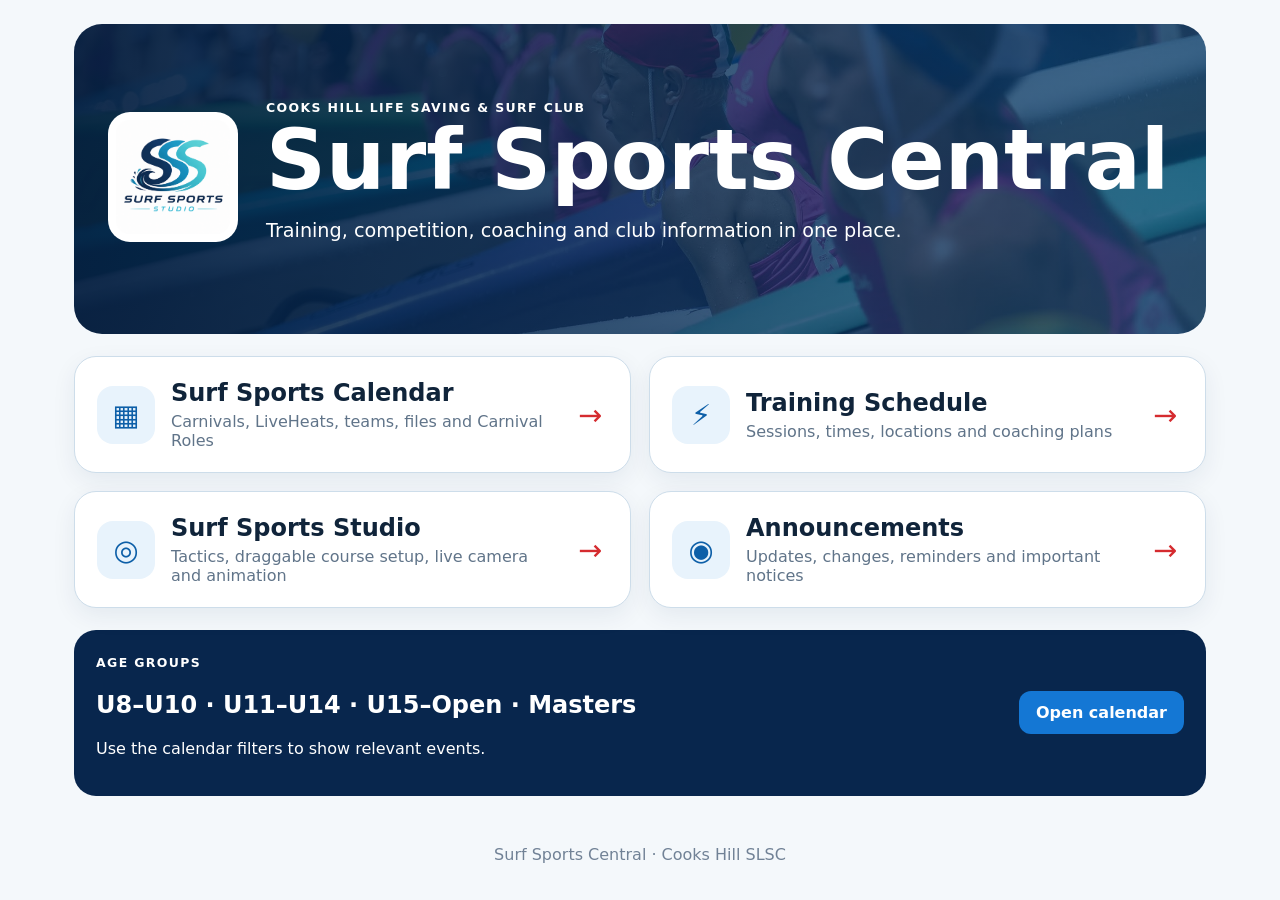
<file: index.html>
<!doctype html><html><head><meta charset="utf-8"><meta name="viewport" content="width=device-width,initial-scale=1,viewport-fit=cover"><title>Surf Sports Central</title><link rel="stylesheet" href="central.css"></head><body><main class="central-shell"><header class="central-hero"><div class="club-mark"><img src="assets/surf-sports-studio-logo.png" alt="Surf Sports Studio"></div><div class="hero-copy"><span class="kicker">COOKS HILL LIFE SAVING & SURF CLUB</span><h1>Surf Sports Central</h1><p>Training, competition, coaching and club information in one place.</p></div></header><section class="quick-links"><a class="home-card" href="calendar.html"><div class="card-icon">▦</div><div><h2>Surf Sports Calendar</h2><p>Carnivals, LiveHeats, teams, files and Carnival Roles</p></div><span class="arrow">→</span></a><a class="home-card" href="weekly-training.html"><div class="card-icon">⚡</div><div><h2>Training Schedule</h2><p>Sessions, times, locations and coaching plans</p></div><span class="arrow">→</span></a><a class="home-card" href="studio.html"><div class="card-icon">◎</div><div><h2>Surf Sports Studio</h2><p>Tactics, draggable course setup, live camera and animation</p></div><span class="arrow">→</span></a><a class="home-card" href="announcements.html"><div class="card-icon">◉</div><div><h2>Announcements</h2><p>Updates, changes, reminders and important notices</p></div><span class="arrow">→</span></a></section><section class="next-up-panel"><div><span class="kicker">AGE GROUPS</span><h2>U8–U10 · U11–U14 · U15–Open · Masters</h2><p>Use the calendar filters to show relevant events.</p></div><a class="primary-link" href="calendar.html">Open calendar</a></section></main><footer>Surf Sports Central · Cooks Hill SLSC</footer></body></html>
</file>
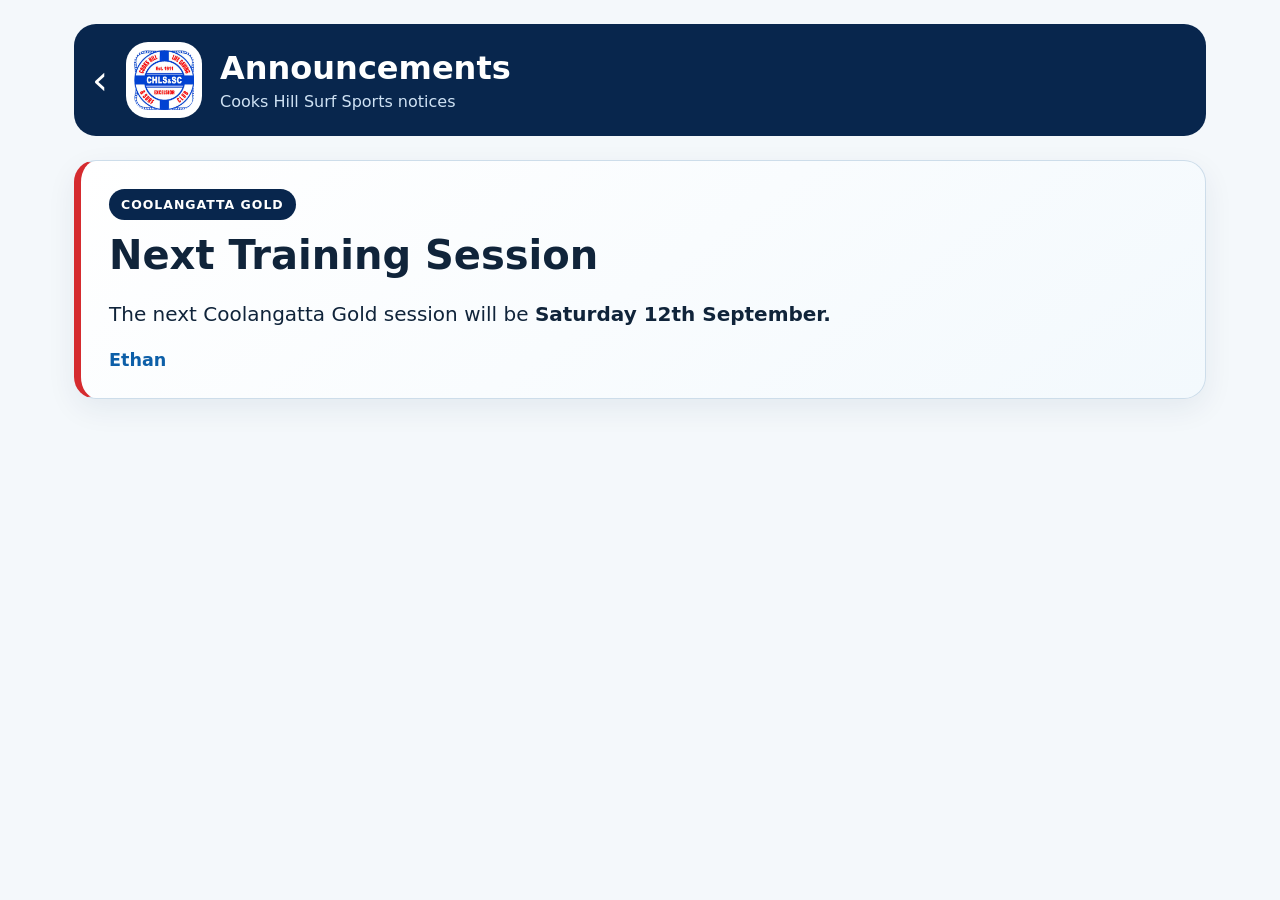
<file: announcements.html>
<!doctype html><html><head><meta charset="utf-8"><meta name="viewport" content="width=device-width,initial-scale=1"><title>Announcements</title><link rel="stylesheet" href="central.css"></head><body><main class="page-shell"><header class="subhead"><a class="back-link" href="index.html">‹</a><img src="assets/cooks-hill-logo.jpg" alt="Cooks Hill SLSC"><div><h1>Announcements</h1><p>Cooks Hill Surf Sports notices</p></div></header><section class="announcement-feature"><div class="announcement-badge">COOLANGATTA GOLD</div><h2>Next Training Session</h2><p>The next Coolangatta Gold session will be <strong>Saturday 12th September.</strong></p><div class="announcement-author">Ethan</div></section></main></body></html>
</file>
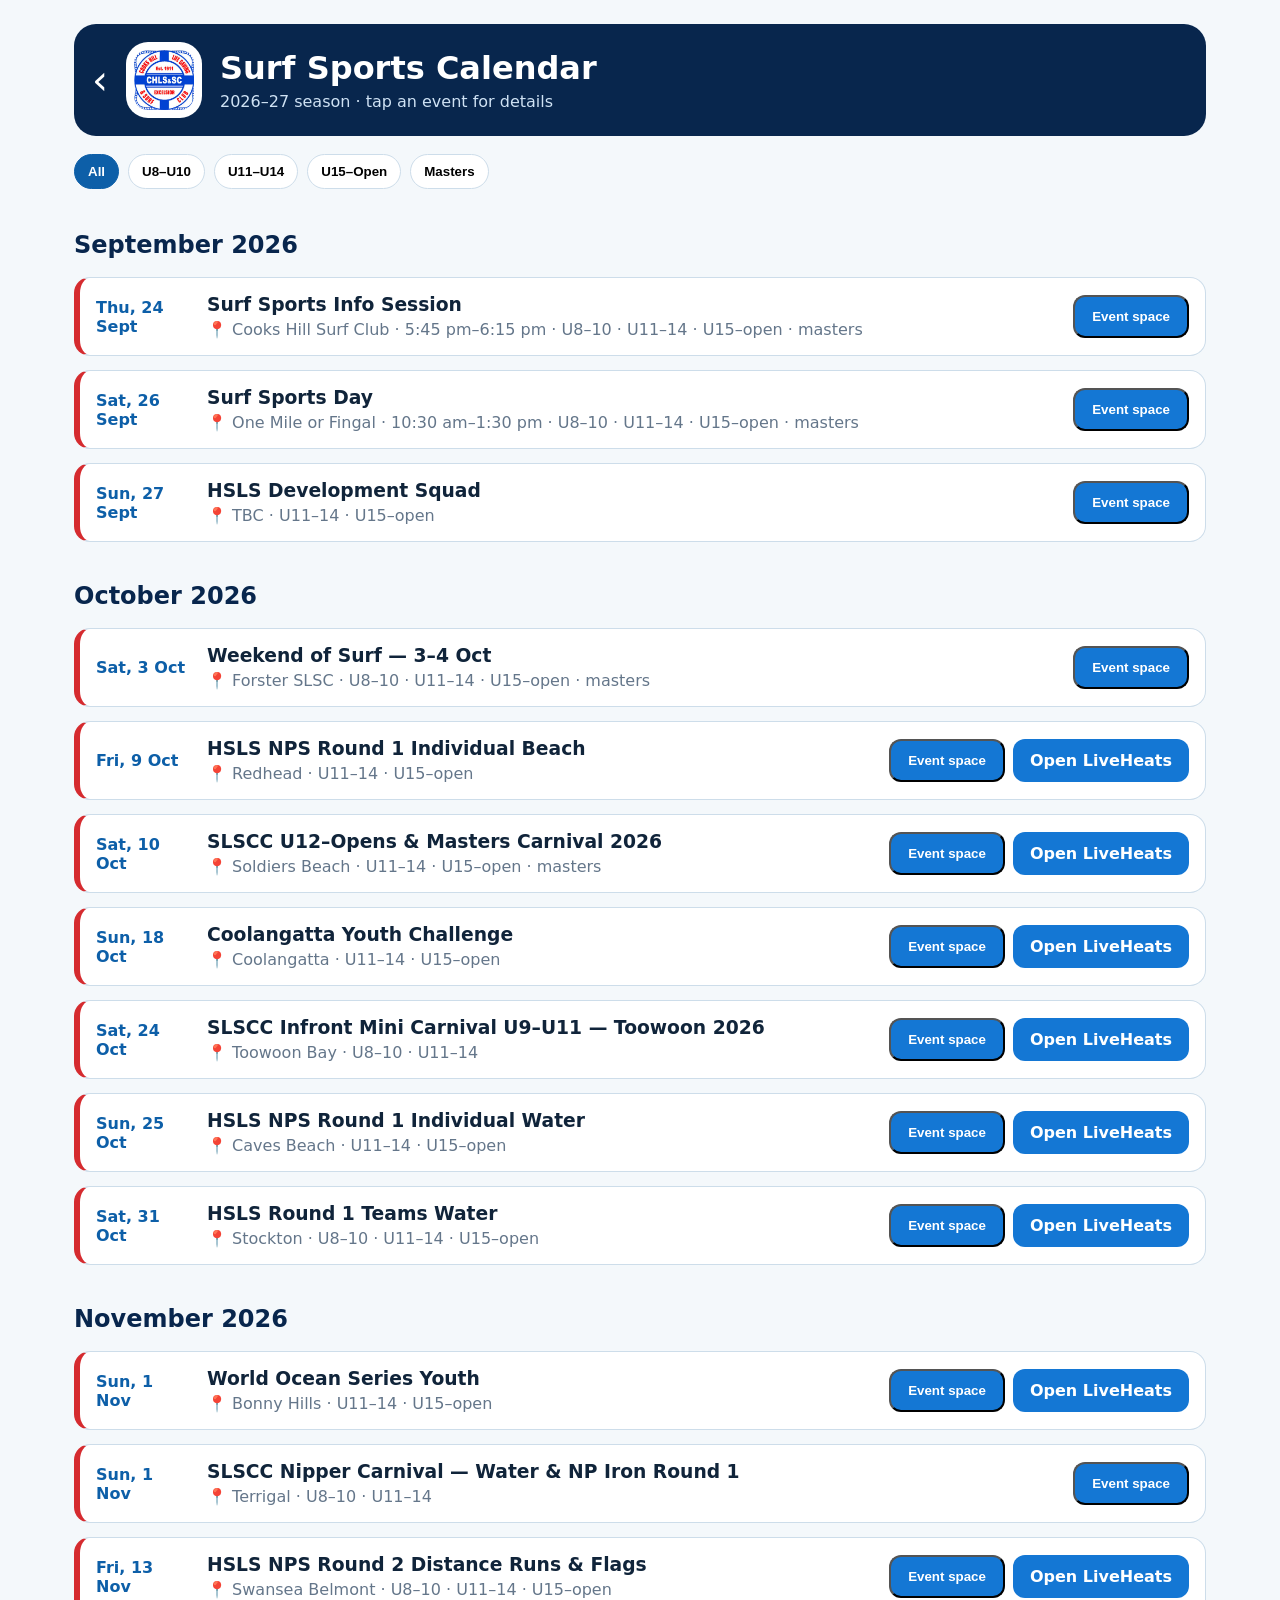
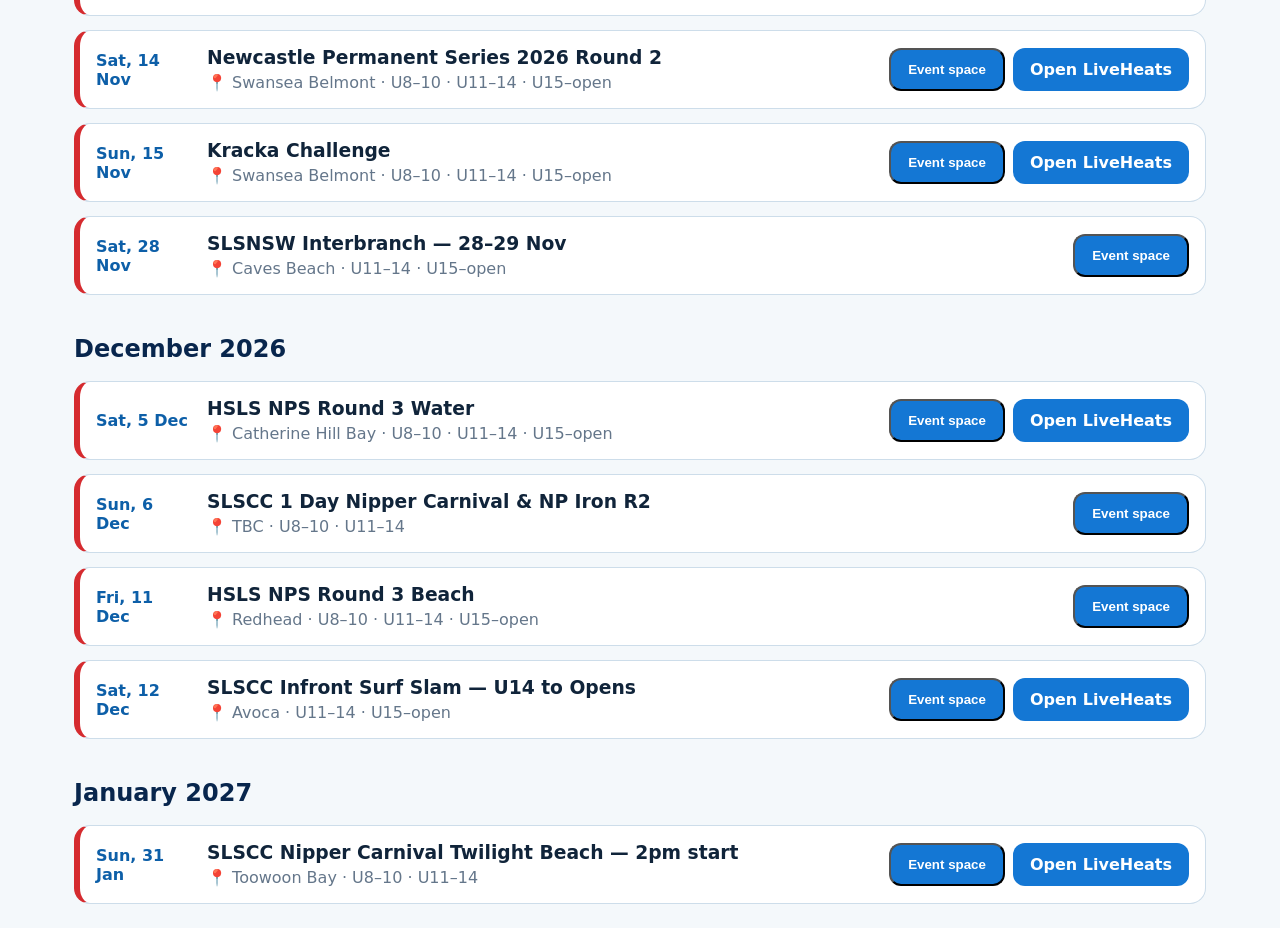
<file: calendar.html>
<!doctype html><html><head><meta charset="utf-8"><meta name="viewport" content="width=device-width,initial-scale=1,viewport-fit=cover"><title>Surf Sports Calendar</title><link rel="stylesheet" href="central.css"></head><body><main class="page-shell"><header class="subhead"><a class="back-link" href="index.html">‹</a><img src="assets/cooks-hill-logo.jpg"><div><h1>Surf Sports Calendar</h1><p>2026–27 season · tap an event for details</p></div></header><div class="filter-bar"><button class="filter-btn active" data-filter="all">All</button><button class="filter-btn" data-filter="u8-10">U8–U10</button><button class="filter-btn" data-filter="u11-14">U11–U14</button><button class="filter-btn" data-filter="u15-open">U15–Open</button><button class="filter-btn" data-filter="masters">Masters</button></div><section id="calendarList" class="calendar-list"></section></main><script src="central.js"></script></body></html>
</file>
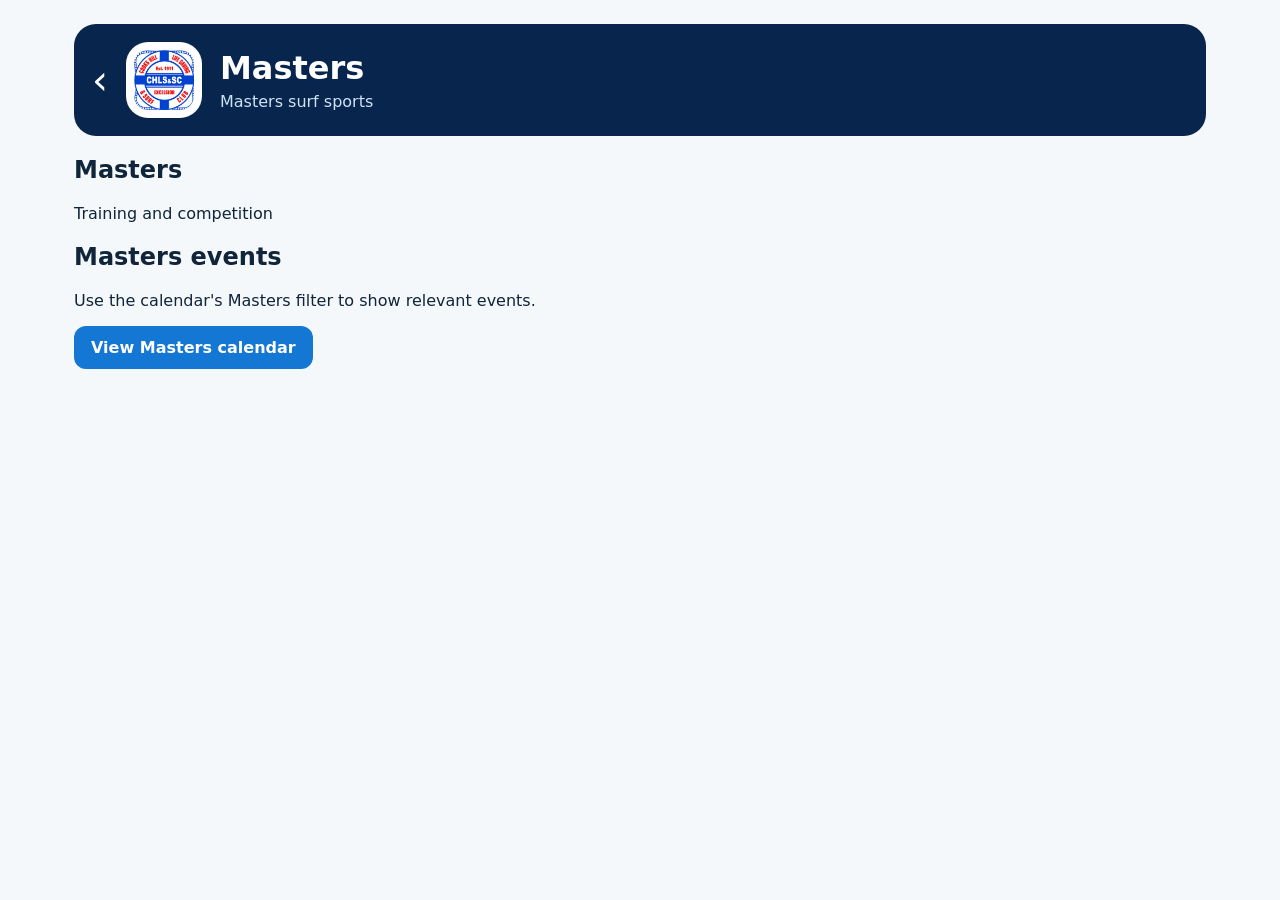
<file: masters.html>
<!DOCTYPE html><html lang="en"><head><meta charset="UTF-8"><meta name="viewport" content="width=device-width,initial-scale=1,viewport-fit=cover"><title>Masters</title><link rel="stylesheet" href="central.css"></head><body><main class="page-shell"><header class="subhead"><a class="back-link" href="index.html">‹</a><img src="assets/cooks-hill-logo.jpg"><div><h1>Masters</h1><p>Masters surf sports</p></div></header><div class="section-photo masters-photo"><div><h2>Masters</h2><p>Training and competition</p></div></div><section class="content-card"><h2>Masters events</h2><p>Use the calendar's Masters filter to show relevant events.</p><a class="primary-link" href="calendar.html">View Masters calendar</a></section></main></body></html>
</file>
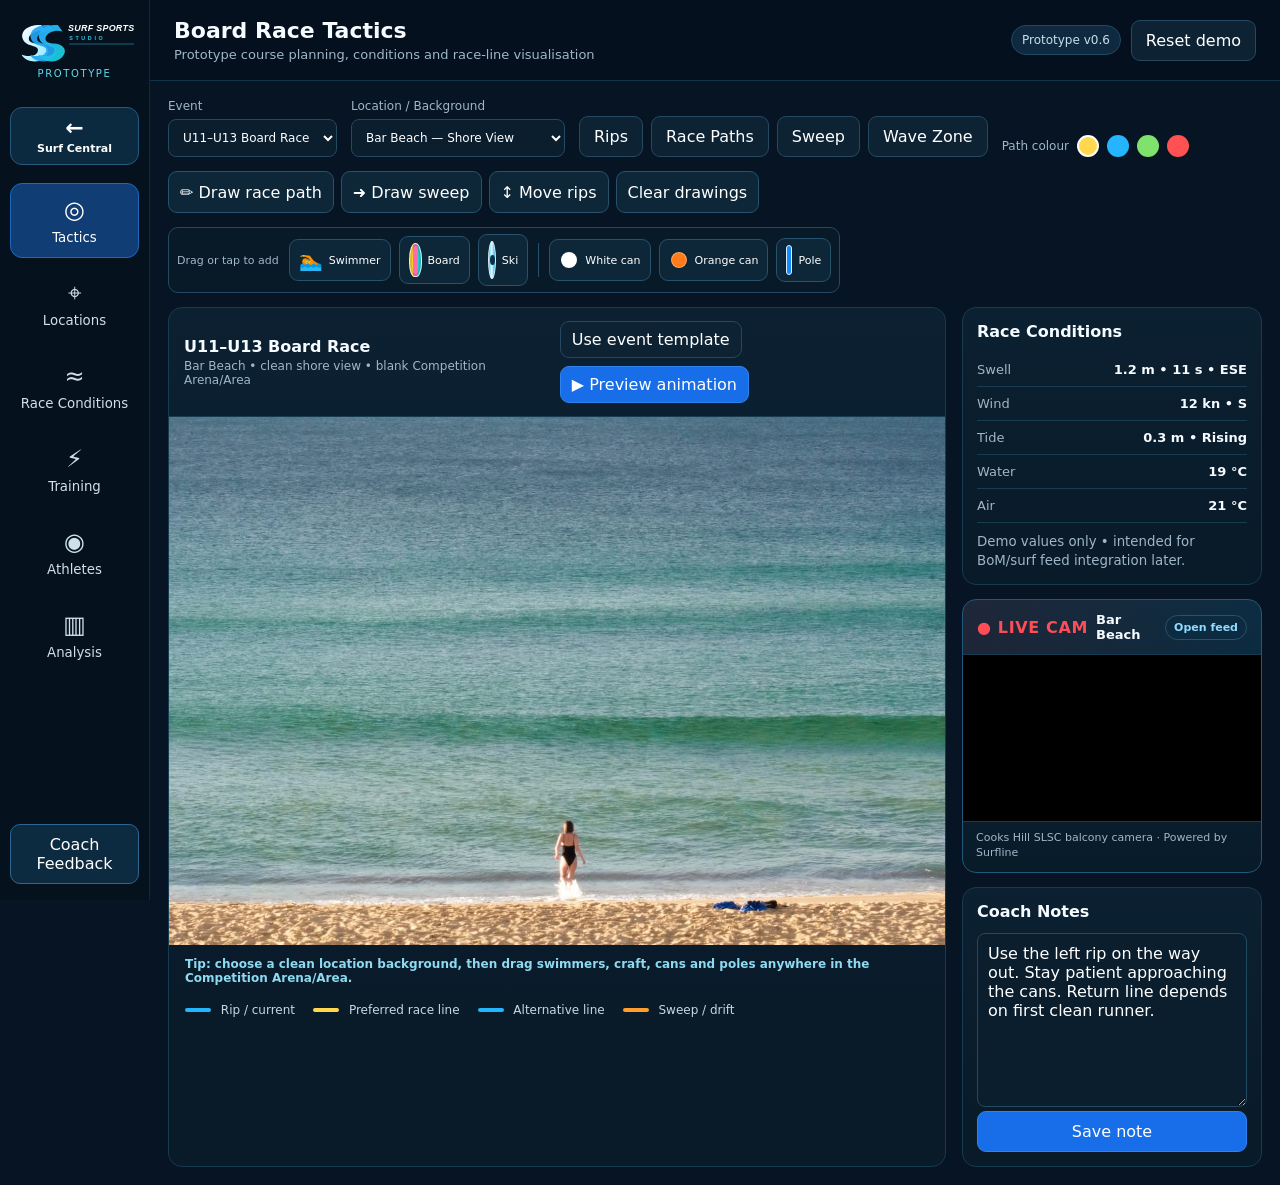
<file: studio.html>
<!DOCTYPE html>
<html lang="en">
<head>
  <meta charset="UTF-8" />
  <meta name="viewport" content="width=device-width, initial-scale=1.0, viewport-fit=cover" />
  <meta name="theme-color" content="#071423" />
  <title>Surf Sports Studio Prototype</title>
  <link rel="stylesheet" href="styles.css" />
</head>
<body>
  <div class="app-shell">
    <aside class="sidebar">
      <div class="brand">
        <img class="brand-logo" src="assets/surf-sports-studio-logo.svg" alt="Surf Sports Studio" />
        <div class="brand-sub">Prototype</div>
      </div>

      <a class="central-back-btn" href="index.html" aria-label="Back to Surf Sports Central"><span>←</span><small>Surf Central</small></a>

      <nav class="nav" aria-label="Primary">
        <button class="nav-btn active" data-view="tactics"><span>◎</span><small>Tactics</small></button>
        <button class="nav-btn" data-view="locations"><span>⌖</span><small>Locations</small></button>
        <button class="nav-btn" data-view="conditions"><span>≈</span><small>Race Conditions</small></button>
        <button class="nav-btn" data-view="training"><span>⚡</span><small>Training</small></button>
        <button class="nav-btn" data-view="athletes"><span>◉</span><small>Athletes</small></button>
        <button class="nav-btn" data-view="analysis"><span>▥</span><small>Analysis</small></button>
      </nav>

      <button class="feedback-btn" id="feedbackBtn">Coach Feedback</button>
    </aside>

    <main class="main">
      <header class="topbar">
        <div>
          <h1 id="viewTitle">Board Race Tactics</h1>
          <p id="viewSubtitle">Prototype course planning, conditions and race-line visualisation</p>
        </div>
        <div class="top-actions">
          <span class="pill">Prototype v0.6</span>
          <button class="ghost" id="resetBtn">Reset demo</button>
        </div>
      </header>

      <section class="view active" id="tacticsView">
        <div class="toolbar-row">
          <label>
            Event
            <select id="eventSelect">
              <option>U11–U13 Board Race</option>
              <option>Ironperson</option>
              <option>Board Rescue</option>
              <option>Surf Race</option>
              <option>Ski Race</option>
            </select>
          </label>
          <label>
            Location / Background
            <select id="locationSelect">
              <option value="bar-beach-shore" selected>Bar Beach — Shore View</option>
              <option value="template">Competition Arena Template</option>
              <option value="ocean">Clean Ocean Canvas</option>
            </select>
          </label>
          <div class="segmented" role="group" aria-label="Tactic overlays">
            <button class="seg active" data-layer="rips">Rips</button>
            <button class="seg active" data-layer="paths">Race Paths</button>
            <button class="seg active" data-layer="sweep">Sweep</button>
            <button class="seg active" data-layer="waves">Wave Zone</button>
          </div>
          <div class="path-colours">
            <span>Path colour</span>
            <button class="dot yellow active" data-colour="#ffd84d" aria-label="Yellow"></button>
            <button class="dot cyan" data-colour="#25b5ff" aria-label="Blue"></button>
            <button class="dot lime" data-colour="#7ee26d" aria-label="Green"></button>
            <button class="dot red" data-colour="#ff5151" aria-label="Red"></button>
          </div>
          <div class="draw-tools" role="group" aria-label="Drawing tools">
            <button class="tool-btn" id="drawPathBtn" type="button">✏️ Draw race path</button>
            <button class="tool-btn" id="drawSweepBtn" type="button">➜ Draw sweep</button>
            <button class="tool-btn" id="moveRipBtn" type="button">↕ Move rips</button>
            <button class="tool-btn" id="clearDrawingsBtn" type="button">Clear drawings</button>
          </div>
          <div class="craft-palette" aria-label="Drag athletes, craft and course objects">
            <span class="craft-label">Drag or tap to add</span>
            <button class="craft-source" draggable="true" data-craft="swimmer" title="Drag swimmer onto the Competition Arena/Area or tap to add">
              <span class="mini-craft mini-swimmer" aria-hidden="true">🏊</span><small>Swimmer</small>
            </button>
            <button class="craft-source" draggable="true" data-craft="board" title="Drag board onto the Competition Arena/Area or tap to add">
              <span class="mini-craft mini-board" aria-hidden="true"></span><small>Board</small>
            </button>
            <button class="craft-source" draggable="true" data-craft="ski" title="Drag ski onto the Competition Arena/Area or tap to add">
              <span class="mini-craft mini-ski" aria-hidden="true"></span><small>Ski</small>
            </button>
            <span class="palette-divider" aria-hidden="true"></span>
            <button class="craft-source" draggable="true" data-craft="whiteBuoy" title="Drag a white buoy onto the Competition Arena/Area">
              <span class="mini-buoy white-buoy" aria-hidden="true"></span><small>White can</small>
            </button>
            <button class="craft-source" draggable="true" data-craft="orangeBuoy" title="Drag an orange buoy onto the Competition Arena/Area">
              <span class="mini-buoy orange-buoy" aria-hidden="true"></span><small>Orange can</small>
            </button>
            <button class="craft-source" draggable="true" data-craft="pole" title="Drag a start or finish pole onto the Competition Arena/Area">
              <span class="mini-pole" aria-hidden="true"></span><small>Pole</small>
            </button>
          </div>
        </div>

        <div class="tactics-grid">
          <div class="course-card">
            <div class="course-header">
              <div>
                <strong id="courseName">U11–U13 Board Race</strong>
                <span id="backgroundLabel">Competition Arena/Area template • drag objects to position</span>
              </div>
              <div class="course-actions">
                <button class="ghost compact" id="templateBtn">Use event template</button>
                <button class="ghost compact mobile-fit-btn" id="fitCanvasBtn" type="button">Fit arena</button>
                <button class="primary compact" id="animateBtn">▶ Preview animation</button>
              </div>
            </div>

            <div class="course-wrap" id="courseDropZone">
              <div class="mobile-edit-hint" id="mobileEditHint">Tap an object to select it, then drag. The arena stays still while the object moves.</div>
              <div class="course-photo-bg" id="coursePhotoBg" aria-hidden="true"></div>
              <svg id="courseSvg" viewBox="0 0 1000 680" role="img" aria-label="Surf sports course prototype">
                <defs>
                  <linearGradient id="ocean" x1="0" y1="0" x2="0" y2="1">
                    <stop offset="0%" stop-color="#075d80"/>
                    <stop offset="60%" stop-color="#0b83a0"/>
                    <stop offset="100%" stop-color="#54b7c3"/>
                  </linearGradient>
                  <linearGradient id="sand" x1="0" y1="0" x2="0" y2="1">
                    <stop offset="0%" stop-color="#e1c08d"/>
                    <stop offset="100%" stop-color="#c89f66"/>
                  </linearGradient>
                  <pattern id="waterTexture" width="24" height="24" patternUnits="userSpaceOnUse">
                    <path d="M0 13 Q6 8 12 13 T24 13" fill="none" stroke="#ffffff" stroke-opacity=".06" stroke-width="2"/>
                  </pattern>
                  <marker id="arrowYellow" markerWidth="10" markerHeight="10" refX="8" refY="3" orient="auto" markerUnits="strokeWidth">
                    <path d="M0,0 L0,6 L9,3 z" fill="#ffd84d"/>
                  </marker>
                  <marker id="arrowBlue" markerWidth="10" markerHeight="10" refX="8" refY="3" orient="auto" markerUnits="strokeWidth">
                    <path d="M0,0 L0,6 L9,3 z" fill="#25b5ff"/>
                  </marker>
                  <marker id="arrowGreen" markerWidth="10" markerHeight="10" refX="8" refY="3" orient="auto" markerUnits="strokeWidth">
                    <path d="M0,0 L0,6 L9,3 z" fill="#7ee26d"/>
                  </marker>
                  <filter id="soft"><feGaussianBlur stdDeviation="5"/></filter>
                </defs>

                <g id="schematicBackground">
                  <rect width="1000" height="500" fill="url(#ocean)"/>
                  <rect width="1000" height="500" fill="url(#waterTexture)"/>
                  <rect y="500" width="1000" height="180" fill="url(#sand)"/>
                  <path d="M0 490 Q120 470 240 492 T480 488 T720 493 T1000 482 L1000 520 Q850 500 700 518 T400 510 T0 520 Z" fill="#f7f7f2" opacity=".75"/>
                </g>

                <g id="ripLayer">
                  <g class="editable-overlay rip-object compact-overlay" data-overlay="rip" data-x="0" data-y="0" tabindex="0" aria-label="Rip current overlay">
                    <path d="M247 426 C236 402 240 370 258 351 C274 334 275 309 264 289 C256 273 264 259 280 248 C298 271 301 298 291 320 C282 340 285 370 297 390 C305 404 299 420 286 431 Z" fill="#2da9ff" opacity=".28"/>
                    <line x1="274" y1="395" x2="279" y2="306" stroke="#25b5ff" stroke-width="5" marker-end="url(#arrowBlue)"/>
                    <text x="252" y="286" class="svg-label compact-label">RIP</text>
                  </g>
                  <g class="editable-overlay rip-object compact-overlay" data-overlay="rip" data-x="0" data-y="0" tabindex="0" aria-label="Rip current overlay">
                    <path d="M777 426 C766 402 770 370 788 351 C804 334 805 309 794 289 C786 273 794 259 810 248 C828 271 831 298 821 320 C812 340 815 370 827 390 C835 404 829 420 816 431 Z" fill="#2da9ff" opacity=".26"/>
                    <line x1="804" y1="395" x2="809" y2="306" stroke="#25b5ff" stroke-width="5" marker-end="url(#arrowBlue)"/>
                    <text x="782" y="286" class="svg-label compact-label">RIP</text>
                  </g>
                </g>

                <g id="waveLayer">
                  <ellipse cx="535" cy="415" rx="145" ry="54" fill="#7b61ff" opacity=".10" stroke="#bbadff" stroke-width="3" stroke-dasharray="9 9"/>
                  <text x="462" y="418" class="svg-label">WAVE ZONE</text>
                </g>

                <g id="sweepLayer">
                  <g class="editable-overlay sweep-object compact-overlay" data-overlay="sweep" data-x="0" data-y="0" tabindex="0" aria-label="Sweep current overlay">
                    <line x1="760" y1="360" x2="820" y2="347" stroke="#ff9d2e" stroke-width="5" stroke-dasharray="8 6" marker-end="url(#arrowYellow)"/>
                    <text x="754" y="329" class="svg-label compact-label">SWEEP</text>
                  </g>
                </g>

                <g id="courseLayer">
                  <path d="M370 520 C365 420 365 270 400 205 L600 205 C635 270 635 420 630 520" fill="none" stroke="#ffffff" stroke-opacity=".8" stroke-width="4" stroke-dasharray="10 9"/>
                  <path d="M400 205 C410 130 450 104 500 102 C555 104 595 132 600 205" fill="none" stroke="#ffffff" stroke-opacity=".8" stroke-width="4" stroke-dasharray="10 9"/>
                  <line x1="400" y1="205" x2="600" y2="205" stroke="#ffffff" stroke-opacity=".5" stroke-width="2" stroke-dasharray="8 8"/>
                </g>

                <g id="buoys"></g>

                <g id="pathsLayer">
                  <path class="race-path race-path-primary" d="M430 525 C365 420 330 315 400 205 C440 140 470 120 500 110 C548 125 592 165 600 205 C690 330 680 430 600 522" fill="none" stroke="#ffd84d" stroke-width="8" stroke-linecap="round" stroke-linejoin="round" marker-end="url(#arrowYellow)"/>
                  <path class="race-path" d="M470 525 C450 430 445 320 462 210 C478 162 505 130 535 114 C558 140 580 170 600 205 C626 325 620 430 565 522" fill="none" stroke="#25b5ff" stroke-width="6" stroke-linecap="round" stroke-dasharray="14 10" marker-end="url(#arrowBlue)"/>
                  <path class="race-path" d="M400 525 C350 420 350 300 430 205 C460 160 490 137 520 120" fill="none" stroke="#7ee26d" stroke-width="5" stroke-linecap="round" stroke-dasharray="8 8" marker-end="url(#arrowGreen)"/>
                </g>
                <g id="userPathsLayer" aria-label="Coach drawn race paths and sweep arrows"></g>

                <g id="athleteLayer" aria-label="Placed athletes and craft"></g>

                <g id="beachLabels">
                  <line x1="410" y1="558" x2="590" y2="558" stroke="#071423" stroke-width="3"/>
                  <rect x="400" y="530" width="8" height="56" rx="3" fill="#168bff"/>
                  <rect x="592" y="530" width="8" height="56" rx="3" fill="#168bff"/>
                  <text x="438" y="586" class="svg-dark">BOARD START LINE</text>
                  <line x1="415" y1="626" x2="585" y2="626" stroke="#071423" stroke-width="3" stroke-dasharray="8 6"/>
                  <text x="437" y="653" class="svg-dark">BOARD FINISH LINE</text>
                  <text x="82" y="515" class="svg-label">WATER'S EDGE</text>
                </g>
              </svg>
            </div>

            <div class="object-controls" id="objectControls" aria-label="Selected object controls">
              <span class="object-controls-label" id="selectedObjectLabel">No object selected</span>
              <div class="object-nudge" role="group" aria-label="Move selected object">
                <button type="button" data-nudge="up" aria-label="Move up">↑</button>
                <button type="button" data-nudge="left" aria-label="Move left">←</button>
                <button type="button" data-nudge="right" aria-label="Move right">→</button>
                <button type="button" data-nudge="down" aria-label="Move down">↓</button>
              </div>
              <button type="button" class="danger-ghost" id="deleteObjectBtn">Delete</button>
            </div>

            <div class="legend-row">
              <span class="drag-hint">Tip: choose a clean location background, then drag swimmers, craft, cans and poles anywhere in the Competition Arena/Area.</span>
              <span><i class="legend rip"></i> Rip / current</span>
              <span><i class="legend path"></i> Preferred race line</span>
              <span><i class="legend alt"></i> Alternative line</span>
              <span><i class="legend sweep"></i> Sweep / drift</span>
            </div>
          </div>

          <aside class="info-panel">
            <div class="panel-card">
              <div class="panel-title">Race Conditions</div>
              <div class="metric"><span>Swell</span><strong>1.2 m • 11 s • ESE</strong></div>
              <div class="metric"><span>Wind</span><strong>12 kn • S</strong></div>
              <div class="metric"><span>Tide</span><strong>0.3 m • Rising</strong></div>
              <div class="metric"><span>Water</span><strong>19 °C</strong></div>
              <div class="metric"><span>Air</span><strong>21 °C</strong></div>
              <small>Demo values only • intended for BoM/surf feed integration later.</small>
            </div>

            <div class="panel-card live-cam-card" id="barBeachLiveCam">
              <details class="live-cam-details" open>
                <summary class="live-cam-heading">
                  <span class="live-dot">● LIVE CAM</span>
                  <strong>Bar Beach</strong>
                  <span class="live-cam-toggle">Open feed</span>
                </summary>
                <div class="cam-frame">
                  <iframe
                    src="https://embed.cdn-surfline.com/cams/5eac1a6409d9c82693c753cc/e4100ec7ef64206efcc7ef755d2459b15d3eb706"
                    title="Live Bar Beach camera from Cooks Hill SLSC"
                    allow="autoplay; encrypted-media"
                    loading="lazy">
                  </iframe>
                </div>
                <div class="cam-caption">Cooks Hill SLSC balcony camera · Powered by Surfline</div>
              </details>
            </div>
            <div class="panel-card">
              <div class="panel-title">Coach Notes</div>
              <textarea id="coachNotes" rows="8">Use the left rip on the way out. Stay patient approaching the cans. Return line depends on first clean runner.</textarea>
              <button class="primary full" id="saveNoteBtn">Save note</button>
            </div>
          </aside>
        </div>
      </section>

      <section class="view" id="locationsView">
        <div class="location-hero">
          <div>
            <span class="eyebrow">Location Library</span>
            <h2>Select a Competition Arena/Area backdrop</h2>
            <p>Use a clean location image as the canvas for training, tactics or competition planning. Backgrounds never contain pre-drawn buoys or arrows.</p>
          </div>
          <button class="primary" id="openBarBeachBtn">Use Bar Beach</button>
        </div>
        <div class="location-grid">
          <article class="location-card featured" data-location-card="bar-beach-shore">
            <div class="location-image bar-beach-photo" role="img" aria-label="Bar Beach shore view background"></div>
            <div class="location-meta"><div><h3>Bar Beach</h3><p>Shore view • clean image</p></div><button class="primary location-use" data-location="bar-beach-shore">Use background</button></div>
          </article>
          <article class="location-card"><div class="location-placeholder nobbys"><span>Nobbys Beach</span></div><div class="location-meta"><div><h3>Nobbys Beach</h3><p>Ocean side • Competition view</p></div><span class="tag">Asset next</span></div></article>
          <article class="location-card"><div class="location-placeholder dixon"><span>Dixon Park</span></div><div class="location-meta"><div><h3>Dixon Park</h3><p>Competition view</p></div><span class="tag">Asset next</span></div></article>
          <article class="location-card"><div class="location-placeholder blacksmiths"><span>Blacksmiths Beach</span></div><div class="location-meta"><div><h3>Blacksmiths Beach</h3><p>Competition view</p></div><span class="tag">Asset next</span></div></article>
          <article class="location-card"><div class="location-placeholder caves"><span>Caves Beach</span></div><div class="location-meta"><div><h3>Caves Beach</h3><p>Competition view</p></div><span class="tag">Asset next</span></div></article>
          <article class="location-card"><div class="location-placeholder newcastle"><span>Newcastle Beach</span></div><div class="location-meta"><div><h3>Newcastle Beach</h3><p>Competition view</p></div><span class="tag">Asset next</span></div></article>
        </div>
      </section>

      <section class="view" id="conditionsView">
        <div class="section-grid two">
          <div class="hero-card conditions-hero">
            <div>
              <span class="eyebrow">Race Morning</span>
              <h2>Conditions Snapshot</h2>
              <p>Designed to combine live forecast data with coach-entered local observations.</p>
            </div>
            <div class="big-status">Demo Data</div>
          </div>
          <div class="card metric-grid">
            <div><span>Swell</span><strong>1.2 m</strong><small>11 s • ESE</small></div>
            <div><span>Wind</span><strong>12 kn</strong><small>S • gust 18 kn</small></div>
            <div><span>Tide</span><strong>0.3 m</strong><small>Rising</small></div>
            <div><span>Temperature</span><strong>21 °C</strong><small>Water 19 °C</small></div>
          </div>
        </div>

        <div class="card conditions-live-card" id="conditionsBarBeachCam" hidden>
          <div class="conditions-live-head">
            <div><span class="live-dot">● LIVE</span><h3>Bar Beach Live Camera</h3><p class="muted">Cooks Hill SLSC balcony camera · Powered by Surfline</p></div>
            <span class="tag">Bar Beach</span>
          </div>
          <div class="cam-frame large">
            <iframe
              src="https://embed.cdn-surfline.com/cams/5eac1a6409d9c82693c753cc/e4100ec7ef64206efcc7ef755d2459b15d3eb706"
              title="Live Bar Beach camera from Cooks Hill SLSC"
              allow="autoplay; encrypted-media"
              loading="lazy">
            </iframe>
          </div>
        </div>
        <div class="section-grid three">
          <div class="card"><h3>Tide</h3><p>High 10:42 am • 1.1 m</p><p>Low 4:18 pm • 0.2 m</p><div class="spark"></div></div>
          <div class="card"><h3>Coach Observations</h3><label>Rip strength<select><option>Moderate</option><option>Weak</option><option>Strong</option></select></label><label>Sweep<select><option>Right to left</option><option>Left to right</option><option>Minimal</option></select></label></div>
          <div class="card"><h3>Suggested Integration</h3><p>BoM forecast + tide data + manual rip/sandbank marking on the course.</p><span class="tag">Future feature</span></div>
        </div>
      </section>

      <section class="view" id="trainingView">
        <div class="training-tabs"><button class="seg active">Weekly Schedule</button><button class="seg">Drills</button><button class="seg">Videos & Instructions</button></div>
        <div class="training-layout">
          <div class="schedule card">
            <h2>Weekly Schedule</h2>
            <p class="muted">Example squad week</p>
            <div class="day active"><b>Mon</b><div><strong>Endurance Swim</strong><small>75 min • Aerobic</small></div></div>
            <div class="day"><b>Tue</b><div><strong>Board Skills & Fitness</strong><small>60 min • Skills</small></div></div>
            <div class="day"><b>Wed</b><div><strong>Swim Intervals</strong><small>60 min • Anaerobic</small></div></div>
            <div class="day"><b>Thu</b><div><strong>Beach Sprints & Core</strong><small>45 min • Strength</small></div></div>
            <div class="day"><b>Fri</b><div><strong>Board Intervals</strong><small>60 min • Speed</small></div></div>
            <div class="day"><b>Sat</b><div><strong>Ironperson Simulation</strong><small>90 min • Simulation</small></div></div>
            <div class="day"><b>Sun</b><div><strong>Recovery & Mobility</strong><small>30 min • Recovery</small></div></div>
          </div>
          <div class="session card">
            <div class="session-hero"><span>MONDAY</span><h2>Endurance Swim</h2><p>Build aerobic base and efficient open-water technique.</p></div>
            <div class="session-parts">
              <div><b>1</b><span><strong>Warm Up</strong><small>400 m easy • 10 min</small></span></div>
              <div><b>2</b><span><strong>Skill Set</strong><small>4 × 50 m drills • 15 min</small></span></div>
              <div><b>3</b><span><strong>Main Set</strong><small>3 × 600 m steady • 30 min</small></span></div>
              <div><b>4</b><span><strong>Build Set</strong><small>4 × 100 m build • 10 min</small></span></div>
              <div><b>5</b><span><strong>Cool Down</strong><small>200 m easy • 10 min</small></span></div>
            </div>
            <button class="primary">▶ Watch drill demonstration</button>
          </div>
        </div>
      </section>

      <section class="view" id="athletesView">
        <div class="card roster-card">
          <div class="section-head"><div><h2>Squad</h2><p class="muted">Save athletes once and reuse them in tactics and training.</p></div><button class="primary">+ Add athlete</button></div>
          <div class="roster-grid"><div class="athlete-card"><img class="athlete-photo" src="assets/ollie-b.jpg" alt="Ollie B."><div><strong>Ollie B.</strong><small>U11 • Male • Cooks Hill</small></div></div><div class="athlete-card"><span class="avatar">HB</span><div><strong>Harrison B.</strong><small>U11 • Male • Cooks Hill</small></div></div><div class="athlete-card"><img class="athlete-photo" src="assets/james-c.jpg" alt="James C."><div><strong>James C.</strong><small>U11 • Male • Cooks Hill</small></div></div><div class="athlete-card"><img class="athlete-photo" src="assets/grayson-e.jpg" alt="Grayson E."><div><strong>Grayson E.</strong><small>U11 • Male • Cooks Hill</small></div></div><div class="athlete-card"><img class="athlete-photo" src="assets/sully-m.jpg" alt="Sully M."><div><strong>Sully M.</strong><small>U11 • Male • Cooks Hill</small></div></div><div class="athlete-card"><span class="avatar">WT</span><div><strong>Will T.</strong><small>U11 • Male • Cooks Hill</small></div></div><div class="athlete-card"><span class="avatar">AT</span><div><strong>Archie T.</strong><small>U11 • Male • Cooks Hill</small></div></div><div class="athlete-card"><span class="avatar">AW</span><div><strong>Amos W.</strong><small>U11 • Male • Cooks Hill</small></div></div><div class="athlete-card"><span class="avatar">FW</span><div><strong>Flynn W.</strong><small>U11 • Male • Cooks Hill</small></div></div><div class="athlete-card"><span class="avatar">AC</span><div><strong>Arlie C.</strong><small>U11 • Female • Cooks Hill</small></div></div><div class="athlete-card"><span class="avatar">ZD</span><div><strong>Zara D.</strong><small>U11 • Female • Cooks Hill</small></div></div></div>
        </div>
      </section>

      <section class="view" id="analysisView">
        <div class="section-grid two">
          <div class="card"><span class="eyebrow">Planned</span><h2>Preferred Line</h2><p>Use left rip, stay patient at the cans, return on the first clean runner.</p><div class="mini-course planned"></div></div>
          <div class="card"><span class="eyebrow">Actual</span><h2>Race Review</h2><p>Recreate the athlete's line and compare it with the plan.</p><div class="mini-course actual"></div></div>
        </div>
        <div class="card analysis-notes"><h3>Post-race notes</h3><textarea rows="6">Great start. Missed the strongest part of the rip by ~10 m. Good buoy turn. Return line was too far right before the runner.</textarea></div>
      </section>
    </main>
  </div>

  <dialog id="feedbackDialog">
    <form method="dialog" class="feedback-modal">
      <div class="section-head"><div><span class="eyebrow">Coach Feedback</span><h2>What should we test next?</h2></div><button class="icon-btn" value="cancel" aria-label="Close">×</button></div>
      <label>Most useful feature<select><option>Race tactics</option><option>Race conditions</option><option>Training plans</option><option>Race analysis</option><option>Animations</option></select></label>
      <label>What is missing?<textarea rows="5" placeholder="Type feedback here..."></textarea></label>
      <label>Would you use this at training or carnivals?<select><option>Yes</option><option>Maybe</option><option>No</option></select></label>
      <button class="primary full" value="default">Save locally (demo)</button>
    </form>
  </dialog>

  <script src="app.js"></script>
</body>
</html>
</file>
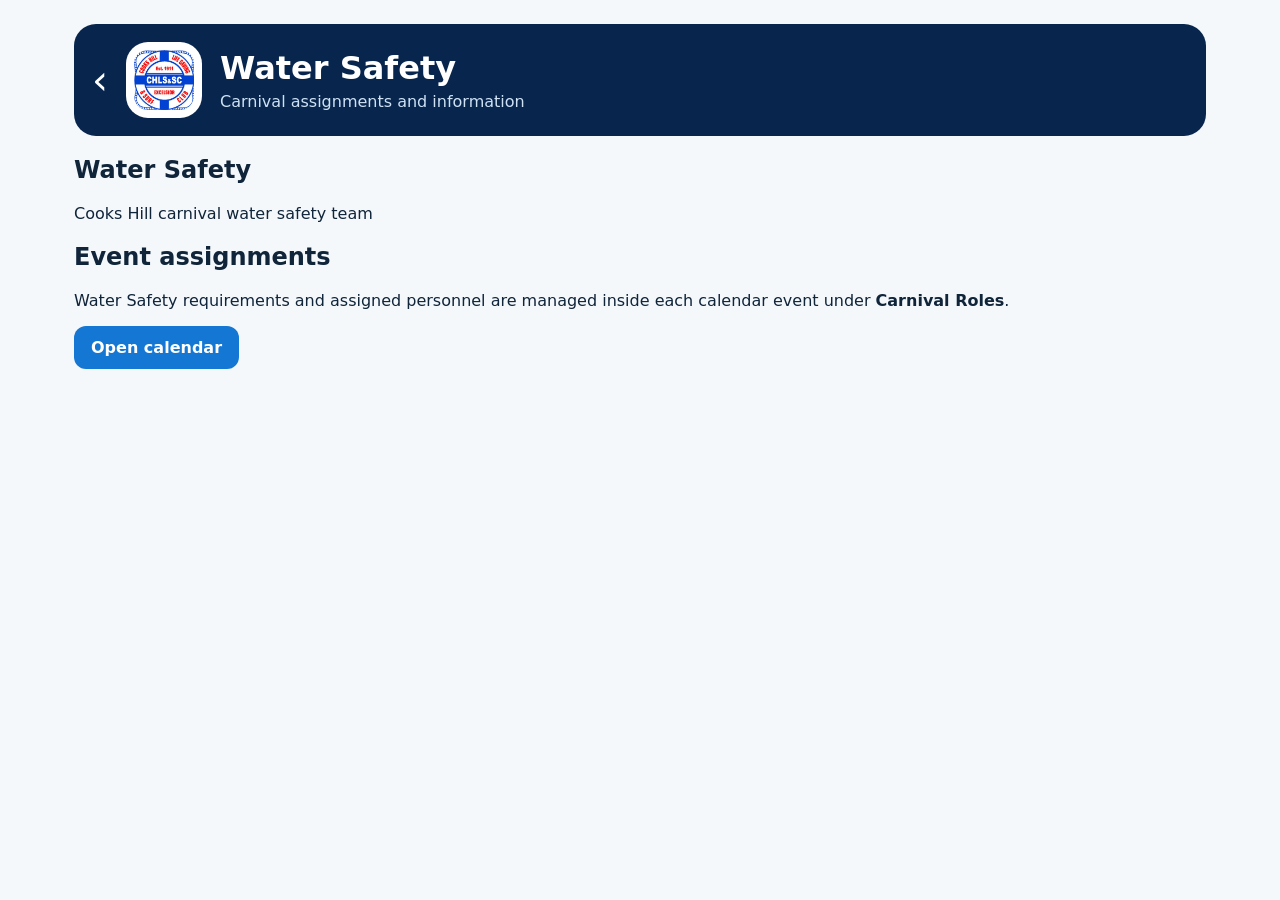
<file: water-safety.html>
<!DOCTYPE html><html lang="en"><head><meta charset="UTF-8"><meta name="viewport" content="width=device-width,initial-scale=1,viewport-fit=cover"><title>Water Safety</title><link rel="stylesheet" href="central.css"></head><body><main class="page-shell"><header class="subhead"><a class="back-link" href="index.html">‹</a><img src="assets/cooks-hill-logo.jpg"><div><h1>Water Safety</h1><p>Carnival assignments and information</p></div></header><div class="section-photo water-photo"><div><h2>Water Safety</h2><p>Cooks Hill carnival water safety team</p></div></div><section class="content-card"><h2>Event assignments</h2><p>Water Safety requirements and assigned personnel are managed inside each calendar event under <strong>Carnival Roles</strong>.</p><a class="primary-link" href="calendar.html">Open calendar</a></section></main></body></html>
</file>
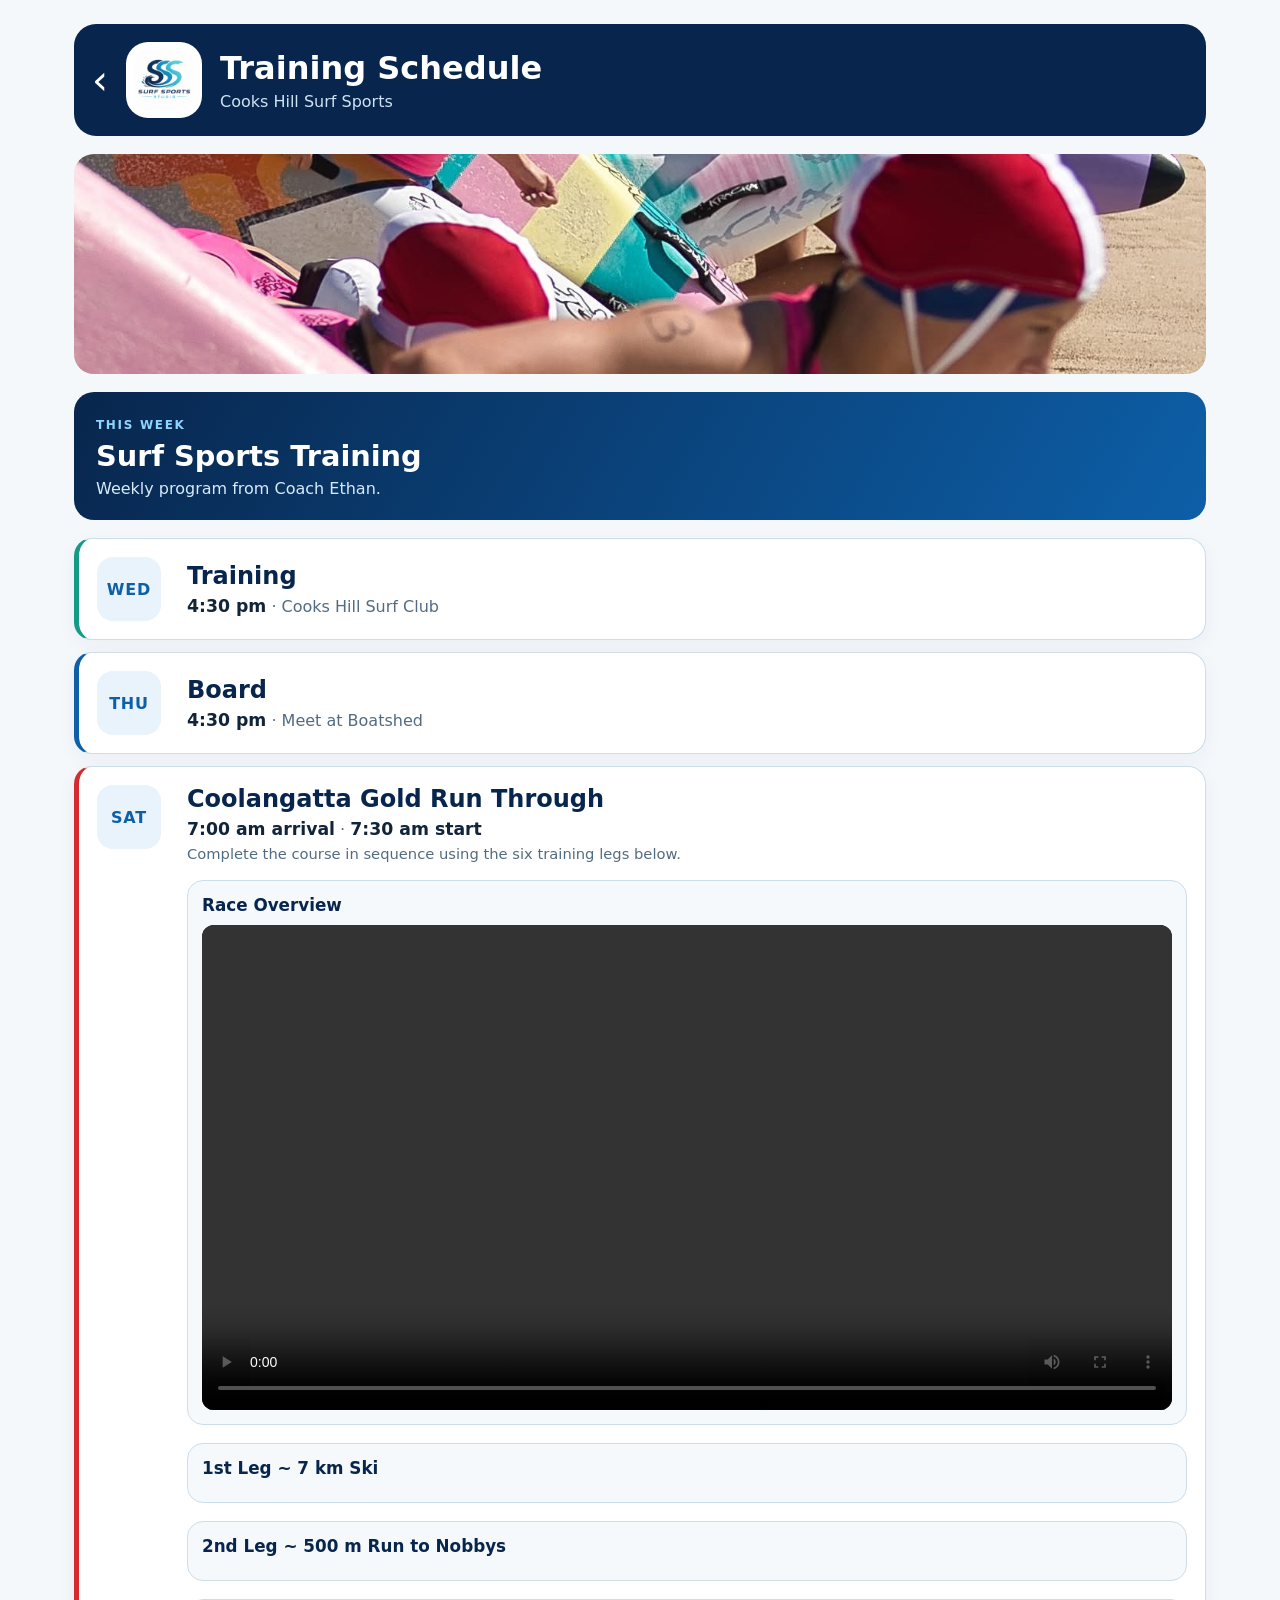
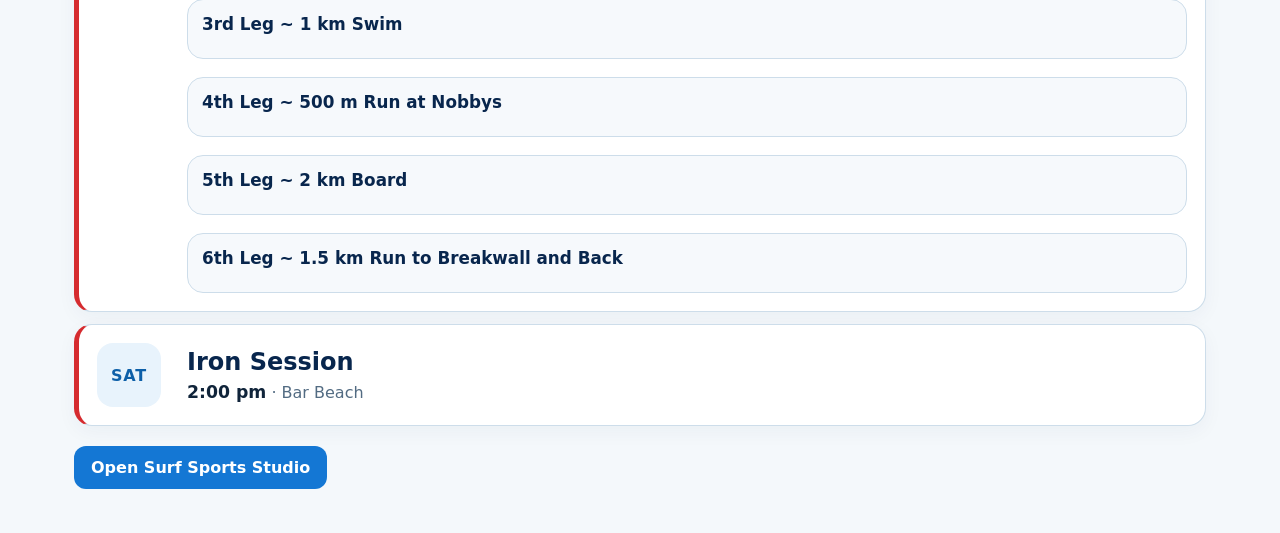
<file: weekly-training.html>
<!doctype html>
<html>
<head>
  <meta charset="utf-8">
  <meta name="viewport" content="width=device-width,initial-scale=1">
  <title>Training Schedule</title>
  <link rel="stylesheet" href="central.css">
</head>
<body>
<main class="page-shell">
  <header class="subhead">
    <a class="back-link" href="index.html">‹</a>
    <img src="assets/surf-sports-studio-logo.png" alt="Surf Sports Studio">
    <div><h1>Training Schedule</h1><p>Cooks Hill Surf Sports</p></div>
  </header>

  <div class="photo-banner"></div>

  <section class="week-intro">
    <span class="week-label">THIS WEEK</span>
    <h2>Surf Sports Training</h2>
    <p>Weekly program from Coach Ethan.</p>
  </section>

  <section class="weekly-schedule">
    <article class="training-card run">
      <div class="training-day">WED</div>
      <div>
        <h2>Training</h2>
        <p class="training-meta"><strong>4:30 pm</strong> · Cooks Hill Surf Club</p>
      </div>
    </article>

    <article class="training-card board">
      <div class="training-day">THU</div>
      <div>
        <h2>Board</h2>
        <p class="training-meta"><strong>4:30 pm</strong> · Meet at Boatshed</p>
      </div>
    </article>

    <article class="training-card iron coolangatta-card">
      <div class="training-day">SAT</div>
      <div>
        <h2>Coolangatta Gold Run Through</h2>
        <p class="training-meta"><strong>7:00 am arrival</strong> · <strong>7:30 am start</strong></p>
        <p class="training-note">Complete the course in sequence using the six training legs below.</p>

        <div class="strava-leg-list">
          <section class="strava-leg race-overview">
            <h3>Race Overview</h3>
            <video controls playsinline preload="metadata" style="width:100%;height:auto;display:block;border-radius:12px;background:#000;">
              <source src="assets/race-overview.mp4" type="video/mp4">
              Your browser does not support the video tag.
            </video>
          </section>

          <section class="strava-leg">
            <h3>1st Leg ~ 7 km Ski</h3>
            <div class="strava-route-wrap">
              <div class="strava-embed-placeholder" data-embed-type="route" data-embed-id="3532705654308151978" data-units="metric" data-full-width="true" data-style="satellite" data-terrain="3d" data-map-hash="13.31/-32.92134/151.77672" data-from-embed="true" data-token="OGF6iRnQMzq7u2uUt_yccSpfLf4TRpDhcJnTmnDzh_E"></div>
            </div>
          </section>

          <section class="strava-leg">
            <h3>2nd Leg ~ 500 m Run to Nobbys</h3>
            <div class="strava-route-wrap">
              <div class="strava-embed-placeholder" data-embed-type="route" data-embed-id="3532704201962109576" data-units="metric" data-full-width="true" data-style="satellite" data-terrain="3d" data-map-hash="16.01/-32.92198/151.79388" data-from-embed="true" data-token="CFUOkMt1Zq3DVAqCe_w_-SDFK1RZwrj2OQIJxXSNlfo"></div>
            </div>
          </section>

          <section class="strava-leg">
            <h3>3rd Leg ~ 1 km Swim</h3>
            <div class="strava-route-wrap">
              <div class="strava-embed-placeholder" data-embed-type="route" data-embed-id="3532715818026807068" data-units="metric" data-full-width="true" data-style="satellite" data-terrain="3d" data-map-hash="15.54/-32.92452/151.795125" data-from-embed="true" data-token="cvStQPdDFrqiVQxw_qFB690tdBTXQtR6fRlGBfXx2nk"></div>
            </div>
          </section>

          <section class="strava-leg">
            <h3>4th Leg ~ 500 m Run at Nobbys</h3>
            <div class="strava-route-wrap">
              <div class="strava-embed-placeholder" data-embed-type="route" data-embed-id="3532714664068764296" data-units="metric" data-full-width="true" data-style="satellite" data-terrain="3d" data-map-hash="15.96/-32.923835/151.79302" data-from-embed="true" data-token="_SIhe20_4rUk6TD55Ew_ZFSNvaG9EDRikWaCp3vuT-A"></div>
            </div>
          </section>

          <section class="strava-leg">
            <h3>5th Leg ~ 2 km Board</h3>
            <div class="strava-route-wrap">
              <div class="strava-embed-placeholder" data-embed-type="route" data-embed-id="3532715960727458682" data-units="metric" data-full-width="true" data-style="satellite" data-terrain="3d" data-map-hash="14.41/-32.92605/151.79361" data-from-embed="true" data-token="VcJpLdG26mUlRxv8aiJHtBqVWzgWJtNJshYzXA7IYcc"></div>
            </div>
          </section>

          <section class="strava-leg">
            <h3>6th Leg ~ 1.5 km Run to Breakwall and Back</h3>
            <div class="strava-route-wrap">
              <div class="strava-embed-placeholder" data-embed-type="route" data-embed-id="3532722222883486492" data-units="metric" data-full-width="true" data-style="satellite" data-terrain="3d" data-map-hash="14.83/-32.92056/151.79634" data-from-embed="true" data-token="1aP-4WS6oM_W972pgQHGUd6ZoXE5xM3CcGLAk7eGU0M"></div>
            </div>
          </section>
        </div>
        <script src="https://strava-embeds.com/embed.js"></script>
      </div>
    </article>

    <article class="training-card iron">
      <div class="training-day">SAT</div>
      <div>
        <h2>Iron Session</h2>
        <p class="training-meta"><strong>2:00 pm</strong> · Bar Beach</p>
      </div>
    </article>
  </section>

  <div class="training-actions"><a class="btn" href="studio.html">Open Surf Sports Studio</a></div>
</main>
</body>
</html>
</file>
<file: central.css>
:root{--navy:#08264d;--blue:#0d5fa8;--red:#d52b2f;--sky:#eaf5fb;--ink:#10243a;--card:#fff;--line:#cdddea}*{box-sizing:border-box}body{margin:0;font-family:Inter,system-ui,-apple-system,Segoe UI,sans-serif;background:#f4f8fb;color:var(--ink)}a{text-decoration:none;color:inherit}.central-shell,.page-shell{max-width:1180px;margin:auto;padding:24px}.central-hero{min-height:310px;border-radius:28px;overflow:hidden;padding:34px;display:flex;align-items:center;gap:28px;color:white;background:linear-gradient(90deg,rgba(5,31,65,.94),rgba(5,62,112,.68)),url('assets/surf-racing.jpg') center/cover}.club-mark img,.subhead img{width:130px;height:130px;object-fit:contain;background:white;border-radius:22px;padding:8px}.kicker{font-weight:800;letter-spacing:.11em;font-size:.78rem}.hero-copy h1{font-size:clamp(2.4rem,7vw,5.2rem);line-height:.95;margin:.3rem 0 1rem}.hero-copy p{font-size:1.2rem}.quick-links{display:grid;grid-template-columns:repeat(2,1fr);gap:18px;margin:22px 0}.home-card{background:white;border:1px solid var(--line);border-radius:22px;padding:22px;display:grid;grid-template-columns:58px 1fr 30px;align-items:center;gap:16px;box-shadow:0 8px 24px #0b315412}.home-card:hover{transform:translateY(-2px)}.card-icon{width:58px;height:58px;border-radius:16px;background:#e8f3fc;color:var(--blue);display:grid;place-items:center;font-size:1.8rem}.home-card h2{margin:0 0 5px}.home-card p{margin:0;color:#607489}.arrow{font-size:1.8rem;color:var(--red)}.next-up-panel,.feature-panel{background:var(--navy);color:white;border-radius:22px;padding:22px;display:flex;justify-content:space-between;gap:20px;align-items:center}.primary-link,.btn{background:#1477d4;color:#fff;padding:12px 17px;border-radius:12px;font-weight:750;display:inline-block}.age-groups{padding:22px 0}.chips,.filter-bar{display:flex;flex-wrap:wrap;gap:9px}.chips span,.filter-btn{border:1px solid var(--line);background:white;border-radius:999px;padding:9px 13px}.subhead{display:flex;align-items:center;gap:18px;background:var(--navy);color:white;border-radius:22px;padding:18px;margin-bottom:18px}.subhead img{width:76px;height:76px}.subhead h1{margin:0}.subhead p{margin:.3rem 0 0;color:#cfe2f4}.back-link{font-size:2.5rem}.filter-bar{margin:16px 0}.filter-btn{cursor:pointer;font-weight:700}.filter-btn.active{background:var(--blue);color:white;border-color:var(--blue)}.calendar-list{display:grid;gap:14px}.month-title{margin:26px 0 4px;color:var(--navy)}.event-card{background:white;border:1px solid var(--line);border-left:6px solid var(--red);border-radius:16px;padding:16px;display:grid;grid-template-columns:95px 1fr auto;gap:16px;align-items:center}.event-date{font-weight:850;color:var(--blue)}.event-card h3{margin:0 0 5px}.event-card p{margin:0;color:#64768a}.event-actions{display:flex;gap:8px;flex-wrap:wrap}.event-detail{margin-top:12px;padding-top:12px;border-top:1px solid var(--line);grid-column:2/-1;display:none}.event-card.open .event-detail{display:block}.detail-grid{display:grid;grid-template-columns:repeat(3,1fr);gap:12px}.mini{background:#f4f8fb;padding:12px;border-radius:12px}.mini h4{margin:0 0 8px}.muted{color:#6a7c8f}.photo-banner{height:220px;border-radius:20px;background:url('assets/board-racing.jpg') center/cover;margin:18px 0}.training-grid{display:grid;grid-template-columns:repeat(3,1fr);gap:14px}.session{background:white;border-radius:16px;border:1px solid var(--line);padding:16px}.announcement{background:white;border-left:5px solid var(--blue);border-radius:14px;padding:16px;margin:12px 0}footer{text-align:center;color:#718296;padding:25px}.athlete-photo{width:48px;height:48px;border-radius:50%;object-fit:cover}@media(max-width:700px){.central-shell,.page-shell{padding:12px}.central-hero{min-height:260px;padding:22px;align-items:flex-end}.club-mark{position:absolute;align-self:flex-start}.club-mark img{width:82px;height:82px}.hero-copy{padding-top:90px}.quick-links{grid-template-columns:1fr}.home-card{padding:16px;grid-template-columns:48px 1fr 24px}.card-icon{width:48px;height:48px}.event-card{grid-template-columns:72px 1fr}.event-actions{grid-column:1/-1}.event-detail{grid-column:1/-1}.detail-grid,.training-grid{grid-template-columns:1fr}.next-up-panel{align-items:flex-start;flex-direction:column}.subhead img{width:58px;height:58px}}

.week-intro{background:linear-gradient(120deg,#08264d,#0d5fa8);color:#fff;border-radius:20px;padding:22px;margin:18px 0}.week-intro h2{margin:6px 0;font-size:1.8rem}.week-intro p{margin:0;color:#d8eafa}.week-label{font-size:.75rem;font-weight:850;letter-spacing:.14em;color:#8fd6ff}.weekly-schedule{display:grid;gap:12px}.training-card{background:#fff;border:1px solid var(--line);border-radius:18px;padding:18px;display:grid;grid-template-columns:72px 1fr;gap:18px;align-items:center;box-shadow:0 6px 20px #0b31540b}.training-card h2{margin:0 0 6px;color:var(--navy)}.training-day{width:64px;height:64px;border-radius:16px;background:#e8f3fc;color:var(--blue);display:grid;place-items:center;font-weight:900;letter-spacing:.05em}.training-meta,.training-note{margin:0;color:#526b82}.training-meta strong{color:var(--ink);font-size:1.08rem}.training-note{margin-top:6px;font-size:.92rem}.training-card.iron{border-left:5px solid #d52b2f}.training-card.board{border-left:5px solid #0d5fa8}.training-card.run{border-left:5px solid #159a86}.training-actions{margin:20px 0}.announcement-feature{margin-top:24px;background:linear-gradient(145deg,#fff,#f3f9fd);border:1px solid var(--line);border-left:7px solid var(--red);border-radius:22px;padding:28px;box-shadow:0 10px 30px #0b315412}.announcement-feature h2{font-size:clamp(1.7rem,4vw,2.5rem);margin:12px 0}.announcement-feature p{font-size:1.25rem;line-height:1.6}.announcement-badge{display:inline-block;background:var(--navy);color:#fff;border-radius:999px;padding:8px 12px;font-size:.78rem;font-weight:850;letter-spacing:.08em}.announcement-author{font-weight:850;color:var(--blue);margin-top:20px;font-size:1.1rem}@media(max-width:700px){.training-card{grid-template-columns:58px 1fr;padding:14px;gap:12px}.training-day{width:54px;height:54px}.photo-banner{height:150px}}


.surf-report-link{display:inline-block;margin-top:10px;font-weight:850;color:var(--blue);text-decoration:underline;text-underline-offset:3px}.instagram-wrap{margin-top:12px;max-width:540px;width:100%;overflow:hidden}.instagram-wrap .instagram-media{background:#fff;border:0;border-radius:3px;box-shadow:0 0 1px 0 rgba(0,0,0,.5),0 1px 10px 0 rgba(0,0,0,.15);margin:1px!important;min-width:0!important;width:calc(100% - 2px)!important}.embed-note{font-size:.86rem;margin-top:8px;color:#718296}.flyer-link{display:flex;align-items:center;gap:10px;margin:10px 0 12px;color:var(--blue);font-weight:800}.flyer-link img{width:54px;height:72px;object-fit:cover;border-radius:8px;border:1px solid var(--line)}@media(max-width:700px){.flyer-link img{width:48px;height:64px}}

.training-live-cam{margin-top:12px;max-width:620px;width:100%;border:1px solid var(--line);border-radius:14px;overflow:hidden;background:#fff}.training-live-cam-head{display:flex;justify-content:space-between;gap:10px;align-items:center;padding:10px 12px;background:#0b2945;color:#fff}.training-live-cam-head strong{font-size:.88rem;letter-spacing:.02em}.training-live-cam-head span{font-size:.74rem;color:#cfe7f8}.training-cam-frame{aspect-ratio:16/9;background:#000;overflow:hidden}.training-cam-frame iframe{display:block;width:100%;height:100%;border:0;background:#000}.training-cam-caption{padding:8px 12px;font-size:.8rem;color:#718296;background:#f8fbfe}@media(max-width:700px){.training-live-cam-head{align-items:flex-start;flex-direction:column;gap:2px}.training-live-cam{border-radius:12px}}

.surf-report-video{margin-top:12px;max-width:620px;width:100%;border-radius:14px;overflow:hidden;background:#000;border:1px solid var(--line)}.surf-report-video video{display:block;width:100%;height:auto;max-height:620px;background:#000}
@media(max-width:700px){.surf-report-video{border-radius:12px}}

/* Coolangatta Gold sequential route embeds */
.coolangatta-card{align-items:start}
.strava-leg-list{display:grid;gap:18px;margin-top:18px}
.strava-leg{background:#f6f9fc;border:1px solid var(--line);border-radius:16px;padding:14px;min-width:0}
.strava-leg h3{margin:0 0 10px;color:var(--navy);font-size:1.05rem}
.strava-route-wrap{width:100%;max-width:100%;overflow:hidden;border-radius:12px}
.strava-route-wrap .strava-embed-placeholder{width:100%;max-width:100%}
@media(max-width:700px){.strava-leg{padding:10px}.strava-leg-list{gap:14px}.coolangatta-card{grid-template-columns:54px minmax(0,1fr)}}
</file>
<file: styles.css>
:root{
  --bg:#071423; --panel:#0a1d2e; --panel2:#0d2739; --panel3:#102f45; --text:#f6fbff; --muted:#9fb7c8;
  --line:#173b50; --accent:#1d78ff; --cyan:#25b5ff; --green:#7ee26d; --yellow:#ffd84d; --red:#ff5151;
}
*{box-sizing:border-box}html,body{margin:0;background:var(--bg);color:var(--text);font-family:Inter,ui-sans-serif,system-ui,-apple-system,BlinkMacSystemFont,"Segoe UI",sans-serif}
button,select,textarea{font:inherit}.app-shell{display:grid;grid-template-columns:110px 1fr;min-height:100vh}.sidebar{position:sticky;top:0;height:100vh;background:#06111e;border-right:1px solid #10293a;padding:16px 10px;display:flex;flex-direction:column;gap:18px}.brand{display:flex;gap:10px;align-items:center;padding:6px}.brand-mark{font-size:26px}.brand-title{font-weight:800}.brand-sub{font-size:12px;color:var(--muted)}.nav{display:flex;flex-direction:column;gap:8px}.nav-btn{border:1px solid transparent;background:transparent;color:#cfe0eb;border-radius:12px;padding:12px 6px;min-height:72px;cursor:pointer}.nav-btn span{display:block;font-size:24px}.nav-btn small{display:block;margin-top:6px}.nav-btn.active{background:#103d73;border-color:#1f67bd;color:#fff}.feedback-btn{margin-top:auto;border:1px solid #2e6691;background:#0c2a40;color:#fff;border-radius:10px;padding:10px;cursor:pointer}.main{min-width:0}.topbar{display:flex;justify-content:space-between;align-items:center;gap:16px;padding:18px 24px;border-bottom:1px solid #12334a;background:rgba(5,16,29,.94);position:sticky;top:0;z-index:20}.topbar h1{margin:0;font-size:22px}.topbar p{margin:4px 0 0;color:var(--muted);font-size:13px}.top-actions{display:flex;align-items:center;gap:10px}.pill,.tag{display:inline-flex;padding:7px 10px;border-radius:999px;background:#0e2940;border:1px solid #214961;color:#c9deeb;font-size:12px}.ghost,.primary,.seg{cursor:pointer;border-radius:9px;border:1px solid #244960;padding:10px 14px;color:#fff;background:#0d2334}.primary{background:#176ee8;border-color:#2d83f0}.full{width:100%}.view{display:none;padding:18px}.view.active{display:block}.toolbar-row{display:flex;gap:14px;align-items:end;flex-wrap:wrap;margin-bottom:14px}.toolbar-row label,label{display:flex;flex-direction:column;gap:6px;font-size:12px;color:var(--muted)}select,textarea{background:#0a1e2e;border:1px solid #244960;border-radius:8px;color:#fff;padding:10px}.segmented{display:flex;gap:8px;flex-wrap:wrap}.seg.active{background:#184e83;border-color:#2a7dcc}.path-colours{display:flex;align-items:center;gap:8px;color:var(--muted);font-size:12px}.dot{width:22px;height:22px;border-radius:50%;border:2px solid transparent;cursor:pointer}.dot.active{border-color:#fff}.yellow{background:#ffd84d}.cyan{background:#25b5ff}.lime{background:#7ee26d}.red{background:#ff5151}.tactics-grid{display:grid;grid-template-columns:minmax(0,1fr) 300px;gap:16px}.course-card,.card,.panel-card{background:linear-gradient(180deg,#0b2031,#091a28);border:1px solid #173b50;border-radius:14px;overflow:hidden}.course-header{display:flex;justify-content:space-between;gap:12px;align-items:center;padding:13px 15px;border-bottom:1px solid #173b50}.course-header strong{display:block}.course-header span{display:block;color:var(--muted);font-size:12px;margin-top:3px}.course-wrap{background:#063854}.course-wrap svg{display:block;width:100%;height:auto}.svg-label{fill:#fff;font-size:18px;font-weight:800;text-shadow:0 2px 3px #000}.svg-dark{fill:#071423;font-size:16px;font-weight:800}.legend-row{display:flex;gap:18px;flex-wrap:wrap;padding:12px 16px;color:#c8d8e3;font-size:12px}.legend{display:inline-block;width:26px;height:4px;border-radius:3px;margin-right:6px;vertical-align:middle}.legend.rip{background:#25b5ff}.legend.path{background:#ffd84d}.legend.alt{background:#25b5ff}.legend.sweep{background:#ff9d2e}.info-panel{display:flex;flex-direction:column;gap:14px}.panel-card{padding:14px}.panel-title{font-weight:800;margin-bottom:12px}.metric{display:flex;justify-content:space-between;gap:12px;padding:9px 0;border-bottom:1px solid #173b50;font-size:13px}.metric span{color:var(--muted)}.panel-card small{display:block;color:var(--muted);margin-top:10px;line-height:1.4}.panel-card textarea{width:100%;resize:vertical}.section-grid{display:grid;gap:16px;margin-bottom:16px}.section-grid.two{grid-template-columns:1fr 1fr}.section-grid.three{grid-template-columns:repeat(3,1fr)}.hero-card{background:linear-gradient(120deg,#0b3d55,#0b6b76);border:1px solid #19526b;border-radius:16px;padding:22px;display:flex;justify-content:space-between;align-items:center}.eyebrow{color:#8ed8ff;text-transform:uppercase;letter-spacing:.12em;font-size:11px;font-weight:800}.hero-card h2,.card h2,.card h3{margin:.35rem 0}.hero-card p,.muted,.card p{color:var(--muted)}.big-status{font-size:30px;font-weight:900;color:#8af0d7}.metric-grid{display:grid;grid-template-columns:repeat(2,1fr);padding:18px}.metric-grid div{padding:16px;border-bottom:1px solid #173b50}.metric-grid span,.metric-grid small{display:block;color:var(--muted)}.metric-grid strong{display:block;font-size:26px;margin:5px 0}.card{padding:18px}.spark{height:80px;background:linear-gradient(180deg,rgba(37,181,255,.22),transparent),linear-gradient(155deg,transparent 45%,#25b5ff 46% 50%,transparent 51%);border-radius:8px;margin-top:16px}.training-tabs{display:flex;gap:10px;margin-bottom:14px}.training-layout{display:grid;grid-template-columns:360px 1fr;gap:16px}.schedule .day{display:flex;gap:14px;align-items:center;padding:13px 10px;border-top:1px solid #173b50}.schedule .day.active{background:#0f2e46;border-radius:10px}.day b{width:40px}.day div{display:flex;flex-direction:column}.day small{color:var(--muted);margin-top:3px}.session-hero{background:linear-gradient(120deg,#0b4d62,#0a7778);border-radius:12px;padding:20px;margin-bottom:12px}.session-parts>div{display:flex;gap:12px;padding:13px 0;border-top:1px solid #173b50}.session-parts b{width:30px;height:30px;border-radius:50%;display:grid;place-items:center;background:#2c7fff}.session-parts span{display:flex;flex-direction:column}.session-parts small{color:var(--muted);margin-top:3px}.section-head{display:flex;justify-content:space-between;align-items:center;gap:16px}.roster-grid{display:grid;grid-template-columns:repeat(4,1fr);gap:12px;margin-top:18px}.athlete-card{display:flex;gap:12px;align-items:center;padding:14px;border:1px solid #1d4560;border-radius:12px;background:#0a2233}.avatar{width:42px;height:42px;border-radius:50%;display:grid;place-items:center;background:#176ee8;font-weight:800}.athlete-card div{display:flex;flex-direction:column}.athlete-card small{color:var(--muted)}.mini-course{height:220px;border-radius:12px;margin-top:14px;background:linear-gradient(#0e718d 0 68%,#d2ad77 68%);position:relative;overflow:hidden}.mini-course::before{content:"";position:absolute;left:18%;top:10%;width:64%;height:68%;border:3px dashed rgba(255,255,255,.7);border-radius:45% 45% 10% 10%}.mini-course::after{content:"";position:absolute;left:26%;top:22%;width:52%;height:55%;border:6px solid #ffd84d;border-left-color:transparent;border-bottom-color:transparent;border-radius:50%;transform:rotate(22deg)}.mini-course.actual::after{border-color:#ff5151;border-left-color:transparent;border-bottom-color:transparent;transform:rotate(4deg)}.analysis-notes textarea{width:100%}dialog{border:none;border-radius:16px;padding:0;background:#091b2a;color:#fff;max-width:520px;width:calc(100% - 32px)}dialog::backdrop{background:rgba(0,0,0,.65)}.feedback-modal{padding:20px;display:grid;gap:14px}.icon-btn{border:none;background:transparent;color:#fff;font-size:28px;cursor:pointer}
@media(max-width:1050px){.tactics-grid{grid-template-columns:1fr}.info-panel{display:grid;grid-template-columns:1fr 1fr}.training-layout{grid-template-columns:1fr}.roster-grid{grid-template-columns:repeat(2,1fr)}}
@media(max-width:760px){.app-shell{grid-template-columns:1fr}.sidebar{position:sticky;top:0;height:auto;z-index:30;flex-direction:row;align-items:center;padding:8px;overflow-x:auto}.brand{display:none}.nav{flex-direction:row}.nav-btn{min-width:84px;min-height:56px;padding:7px}.nav-btn span{font-size:18px}.feedback-btn{margin:0;white-space:nowrap}.topbar{position:static;padding:14px 16px}.topbar p{display:none}.top-actions .pill{display:none}.view{padding:12px}.section-grid.two,.section-grid.three{grid-template-columns:1fr}.info-panel{grid-template-columns:1fr}.roster-grid{grid-template-columns:1fr}.toolbar-row{align-items:stretch}.segmented{order:3}.course-header{align-items:flex-start;flex-direction:column}.primary{width:100%}.metric-grid{grid-template-columns:1fr 1fr}.legend-row{gap:10px}.course-wrap{overflow-x:auto}.course-wrap svg{min-width:760px}}

/* Surf Sports Studio branding + draggable craft prototype */
.app-shell{grid-template-columns:150px 1fr}
.brand{display:block;padding:4px 2px 10px;text-align:center}
.brand-logo{display:block;width:132px;max-width:100%;height:auto;margin:0 auto 3px}
.brand-sub{font-size:10px;letter-spacing:.16em;text-transform:uppercase;color:#62d9ed}
.craft-palette{display:flex;align-items:center;gap:8px;flex-wrap:wrap;padding:6px 8px;border:1px solid #244960;border-radius:10px;background:#081a28}
.craft-label{font-size:11px;color:var(--muted);margin-right:2px}
.craft-source{display:flex;align-items:center;gap:6px;min-height:42px;padding:6px 9px;border:1px solid #28516b;border-radius:9px;background:#0d2739;color:#fff;cursor:grab;touch-action:manipulation}
.craft-source:active{cursor:grabbing}
.craft-source small{font-size:11px}
.mini-craft{display:inline-grid;place-items:center;position:relative;flex:0 0 auto}
.mini-swimmer{width:24px;height:24px;font-size:19px}
.mini-board{width:13px;height:34px;border-radius:48% 48% 42% 42%;background:linear-gradient(90deg,#f9cf2f 0 28%,#ff6da7 28% 72%,#27cbd6 72%);border:1px solid rgba(255,255,255,.8);box-shadow:inset 0 0 0 2px rgba(0,0,0,.12)}
.mini-ski{width:8px;height:38px;border-radius:50%;background:linear-gradient(90deg,#28d5e8,#eff9ff 45%,#24a9d9);border:1px solid rgba(255,255,255,.8);position:relative}
.mini-ski:after{content:"";position:absolute;width:5px;height:10px;border-radius:50%;background:#07334a;left:1px;top:13px}
.course-wrap{position:relative}
.course-wrap.drag-over{outline:3px solid #42d6ff;outline-offset:-5px}
.drag-hint{color:#8ddaf1;font-weight:700}
.placed-craft{cursor:grab;filter:drop-shadow(0 4px 4px rgba(0,0,0,.35));outline:none}
.placed-craft:active{cursor:grabbing}
.placed-craft.selected .selection-ring{opacity:1}
.selection-ring{opacity:0;fill:none;stroke:#fff;stroke-width:2;stroke-dasharray:5 4;pointer-events:none}

@media(max-width:760px){
  .app-shell{grid-template-columns:1fr}
  .brand{display:none}
  .craft-palette{width:100%;order:4}
}

/* v0.2 — location library + clean photo backgrounds */
.course-actions{display:flex;gap:8px;flex-wrap:wrap;align-items:center}.compact{padding:8px 11px}
.course-wrap{position:relative;isolation:isolate;min-height:420px;background:#063854;overflow:hidden}
.course-photo-bg{position:absolute;inset:0;z-index:0;display:none;background-size:cover;background-position:center;background-repeat:no-repeat}
.course-photo-bg.bar-beach-bg{background-position:center 63%}
.course-photo-bg.ocean-bg{display:block;background-image:linear-gradient(180deg,#176f90 0%,#2f9fb4 66%,#d5b47e 66%,#d5b47e 100%)!important}
.course-wrap svg{position:relative;z-index:1;background:transparent}
.palette-divider{width:1px;height:34px;background:#28516b;margin:0 2px}
.mini-buoy{width:20px;height:20px;border-radius:50%;border:2px solid #0b2638;box-shadow:inset 0 0 0 1px rgba(255,255,255,.35)}
.white-buoy{background:#fff}.orange-buoy{background:#ff7a18}.mini-pole{width:6px;height:30px;border-radius:3px;background:#168bff;border:1px solid #d9f1ff;box-shadow:0 0 0 1px rgba(0,0,0,.18)}
.location-hero{display:flex;justify-content:space-between;gap:18px;align-items:center;padding:22px 24px;margin-bottom:18px;border:1px solid #19526b;border-radius:18px;background:linear-gradient(120deg,#0a2d45,#0a5562)}
.location-hero h2{margin:.3rem 0 .5rem;font-size:28px}.location-hero p{margin:0;color:#b6cfdd;max-width:760px;line-height:1.55}
.location-grid{display:grid;grid-template-columns:repeat(3,minmax(0,1fr));gap:16px}
.location-card{overflow:hidden;border:1px solid #1b455f;border-radius:16px;background:linear-gradient(180deg,#0b2031,#081a28);transition:.2s ease}
.location-card.featured{border-color:#2e97bb}.location-image,.location-placeholder{aspect-ratio:16/9;background-size:cover;background-position:center;display:flex;align-items:end;padding:14px}
.location-image.bar-beach-photo{background-image:linear-gradient(180deg,transparent 60%,rgba(0,18,31,.55)),url('assets/locations/bar-beach-shore.jpg');background-position:center 62%}
.location-placeholder{position:relative;background:linear-gradient(145deg,#0a6d86,#1d879b 55%,#d3b37f 56%,#d3b37f)}
.location-placeholder:before{content:"";position:absolute;inset:0;background:linear-gradient(165deg,transparent 0 52%,rgba(255,255,255,.14) 53% 55%,transparent 56%)}
.location-placeholder span{position:relative;z-index:1;padding:6px 9px;border-radius:8px;background:rgba(4,18,29,.72);font-weight:800}
.location-placeholder.nobbys{background:linear-gradient(145deg,#0f7490,#257f91 54%,#dab881 55%)}
.location-placeholder.dixon{background:linear-gradient(145deg,#0d758b,#3497a3 59%,#d6b27b 60%)}
.location-placeholder.blacksmiths{background:linear-gradient(145deg,#176a88,#3195a5 65%,#d2b07a 66%)}
.location-placeholder.caves{background:linear-gradient(145deg,#0b6880,#2c8c9f 58%,#cda975 59%)}
.location-placeholder.newcastle{background:linear-gradient(145deg,#0a6d8e,#2f92a5 62%,#d8b781 63%)}
.location-meta{display:flex;align-items:center;justify-content:space-between;gap:12px;padding:14px}.location-meta h3{margin:0 0 4px}.location-meta p{margin:0;color:var(--muted);font-size:12px}
.location-card:hover{transform:translateY(-2px);border-color:#3a809f}

@media(max-width:1050px){.location-grid{grid-template-columns:repeat(2,minmax(0,1fr))}}
@media(max-width:760px){.location-grid{grid-template-columns:1fr}.location-hero{align-items:flex-start;flex-direction:column}.location-hero .primary{width:auto}.course-actions{width:100%}.course-actions .compact{flex:1}.palette-divider{display:none}}

/* v0.3 — mobile-first arena editing */
html{overscroll-behavior-y:auto}
body.object-dragging{overscroll-behavior:none;user-select:none;-webkit-user-select:none}
.mobile-fit-btn{display:none}
.mobile-edit-hint{display:none}
.object-controls{display:none;align-items:center;gap:8px;padding:10px 12px;border-top:1px solid #173b50;background:#081a28}
.object-controls.active{display:flex}
.object-controls-label{font-size:12px;color:#cfe0eb;font-weight:800;min-width:0;flex:1;white-space:nowrap;overflow:hidden;text-overflow:ellipsis}
.object-nudge{display:flex;gap:5px}
.object-nudge button,.danger-ghost{min-width:42px;min-height:42px;border:1px solid #28516b;border-radius:9px;background:#0d2739;color:#fff;font-weight:800;cursor:pointer}
.danger-ghost{padding:0 12px;color:#ff9c9c;border-color:#6f3640}
.placed-craft{touch-action:none}
.craft-hit{fill:transparent;stroke:none;pointer-events:all}

@media(max-width:760px){
  html,body{max-width:100%;overflow-x:hidden}
  .sidebar{gap:4px;padding:6px 6px 7px;scrollbar-width:none;-webkit-overflow-scrolling:touch}
  .sidebar::-webkit-scrollbar{display:none}
  .nav{gap:4px}
  .nav-btn{min-width:76px;min-height:64px;border-radius:11px;padding:5px 4px;font-size:12px}
  .nav-btn span{font-size:17px;line-height:1}
  .nav-btn small{font-size:11px;line-height:1.1;margin-top:5px}
  .feedback-btn{display:none}
  .topbar{padding:10px 12px}
  .topbar h1{font-size:18px}
  .top-actions{gap:6px}
  .top-actions .ghost{padding:8px 10px;font-size:12px}
  .view{padding:8px}
  .toolbar-row{gap:8px;margin-bottom:8px}
  .toolbar-row label{flex:1 1 150px}
  select{width:100%;min-height:44px;font-size:16px}
  .segmented{width:100%;overflow-x:auto;flex-wrap:nowrap;padding-bottom:2px;scrollbar-width:none}
  .segmented::-webkit-scrollbar{display:none}
  .seg{white-space:nowrap;min-height:42px;padding:8px 10px}
  .path-colours{width:100%;min-height:42px}
  .dot{width:28px;height:28px}
  .craft-palette{display:grid;grid-template-columns:repeat(3,minmax(0,1fr));gap:6px;padding:8px}
  .craft-label{grid-column:1/-1;font-size:12px}
  .craft-source{justify-content:center;min-height:48px;padding:5px 6px;cursor:pointer}
  .craft-source small{font-size:10px}
  .course-card{border-radius:12px}
  .course-header{padding:10px 11px;gap:8px}
  .course-header strong{font-size:15px}
  .course-actions{display:grid;grid-template-columns:1fr 1fr 1fr;gap:6px}
  .course-actions .compact{width:auto;min-height:42px;padding:7px 6px;font-size:11px}
  .mobile-fit-btn{display:block}
  .course-wrap{min-height:0;overflow:hidden;touch-action:pan-y;background:#063854}
  .course-wrap svg{display:block;width:100%;height:auto;min-width:0!important;max-width:100%;touch-action:pan-y}
  .course-photo-bg{pointer-events:none}
  .mobile-edit-hint{display:block;position:absolute;left:8px;right:8px;bottom:8px;z-index:4;padding:7px 9px;border-radius:8px;background:rgba(3,20,32,.78);color:#cbeafa;font-size:10px;line-height:1.25;pointer-events:none;transition:opacity .25s ease}
  .course-wrap.object-selected .mobile-edit-hint{opacity:0}
  .placed-craft{cursor:grab;touch-action:none}
  .placed-craft .selection-ring{stroke-width:3}
  .object-controls{position:sticky;bottom:0;z-index:15;display:flex;visibility:hidden;opacity:0;pointer-events:none;transition:opacity .15s ease;border-top:1px solid #28516b}
  .object-controls.active{visibility:visible;opacity:1;pointer-events:auto}
  .object-controls-label{font-size:11px}
  .object-nudge button,.danger-ghost{min-width:44px;min-height:44px}
  .legend-row{font-size:10px;padding:9px 10px}
  body.object-dragging{overflow:hidden;touch-action:none}
}

/* v0.4 — editable rips, sweep and coach-drawn animated paths */
.draw-tools{display:flex;gap:7px;flex-wrap:wrap;align-items:center}
.tool-btn{min-height:42px;border:1px solid #28516b;border-radius:9px;background:#0d2739;color:#fff;padding:8px 11px;cursor:pointer}
.tool-btn.active{background:#155ea5;border-color:#34a9ff;box-shadow:inset 0 0 0 1px rgba(255,255,255,.12)}
.editable-overlay{cursor:grab;touch-action:none}
.editable-overlay:active{cursor:grabbing}
.editable-overlay.overlay-editing path{filter:drop-shadow(0 0 4px rgba(255,255,255,.8))}
.editable-overlay.overlay-editing line{filter:drop-shadow(0 0 3px rgba(255,255,255,.8))}
.user-drawn-path{fill:none;stroke-linecap:round;stroke-linejoin:round;pointer-events:stroke;touch-action:none;cursor:pointer}
.user-drawn-path.selected{filter:drop-shadow(0 0 4px rgba(255,255,255,.9))}
.course-wrap.draw-mode,.course-wrap.draw-mode svg{touch-action:none!important}
.course-wrap.draw-mode{outline:2px solid #34a9ff;outline-offset:-2px}
@keyframes coachPathDash{to{stroke-dashoffset:-64}}
.user-drawn-path.playing,.race-path.playing{stroke-dasharray:18 11;animation:coachPathDash .9s linear infinite}
.path-animation-marker{pointer-events:none;filter:drop-shadow(0 0 5px rgba(255,255,255,.95))}
@media(max-width:760px){
  .draw-tools{width:100%;display:grid;grid-template-columns:1fr 1fr;gap:6px}
  .tool-btn{min-height:46px;padding:7px 8px;font-size:11px}
  .editable-overlay{touch-action:none}
}


/* v0.5 — Bar Beach live camera */
.live-cam-card{padding:0!important;overflow:hidden}
.live-cam-details{width:100%}
.live-cam-heading{display:grid;grid-template-columns:auto 1fr auto;align-items:center;gap:8px;padding:12px 14px;cursor:pointer;list-style:none;min-height:46px}
.live-cam-heading::-webkit-details-marker{display:none}
.live-dot{color:#ff4d58;font-weight:900;letter-spacing:.04em}
.live-cam-toggle{font-size:11px;color:#8fdcff;font-weight:700}
.cam-frame{aspect-ratio:16/9;background:#000;border-top:1px solid #173b50;border-bottom:1px solid #173b50;overflow:hidden}
.cam-frame.large{max-height:520px}
.cam-frame iframe{display:block;width:100%;height:100%;border:0;background:#000}
.cam-caption{padding:9px 13px 11px;color:#9fb7c8;font-size:11px;line-height:1.35}
.conditions-live-card{margin-top:16px;overflow:hidden;padding:0!important}
.conditions-live-head{display:flex;justify-content:space-between;align-items:center;gap:16px;padding:16px 18px}
.conditions-live-head h3{display:inline;margin:0 0 0 8px}
.conditions-live-head p{margin:5px 0 0}
@media(max-width:760px){
  .info-panel .live-cam-card{order:-1}
  .live-cam-card .live-cam-details[open] .cam-frame{display:block}
  .live-cam-heading{min-height:48px;padding:11px 12px}
  .live-cam-toggle{font-size:10px}
  .cam-caption{font-size:10px}
  .conditions-live-head{padding:12px;align-items:flex-start}
  .conditions-live-head h3{display:block;margin:3px 0 0}
  .cam-frame.large{max-height:none}
}

/* v0.6 — always-visible Bar Beach live cam + compact environmental overlays */
.compact-overlay .compact-label{font-size:13px}
.live-cam-card{border-color:#24587a;background:linear-gradient(180deg,#0b2436,#081b29)}
.live-cam-heading{background:linear-gradient(90deg,rgba(255,77,88,.08),rgba(37,181,255,.06))}
.live-cam-heading:hover{background:linear-gradient(90deg,rgba(255,77,88,.13),rgba(37,181,255,.10))}
.live-cam-heading strong{font-size:13px}
.live-cam-toggle{padding:5px 8px;border:1px solid #28516b;border-radius:999px;background:#0c2a40}

.central-back-btn{display:flex;flex-direction:column;align-items:center;justify-content:center;gap:3px;border:1px solid #245a7d;background:#0b2a40;color:#fff;border-radius:12px;padding:9px 5px;text-decoration:none;font-weight:700}.central-back-btn span{font-size:22px;line-height:1}.central-back-btn small{font-size:11px}@media(max-width:760px){.central-back-btn{min-width:92px;flex-direction:row;padding:9px 10px;white-space:nowrap}.central-back-btn span{font-size:18px}}
</file>
